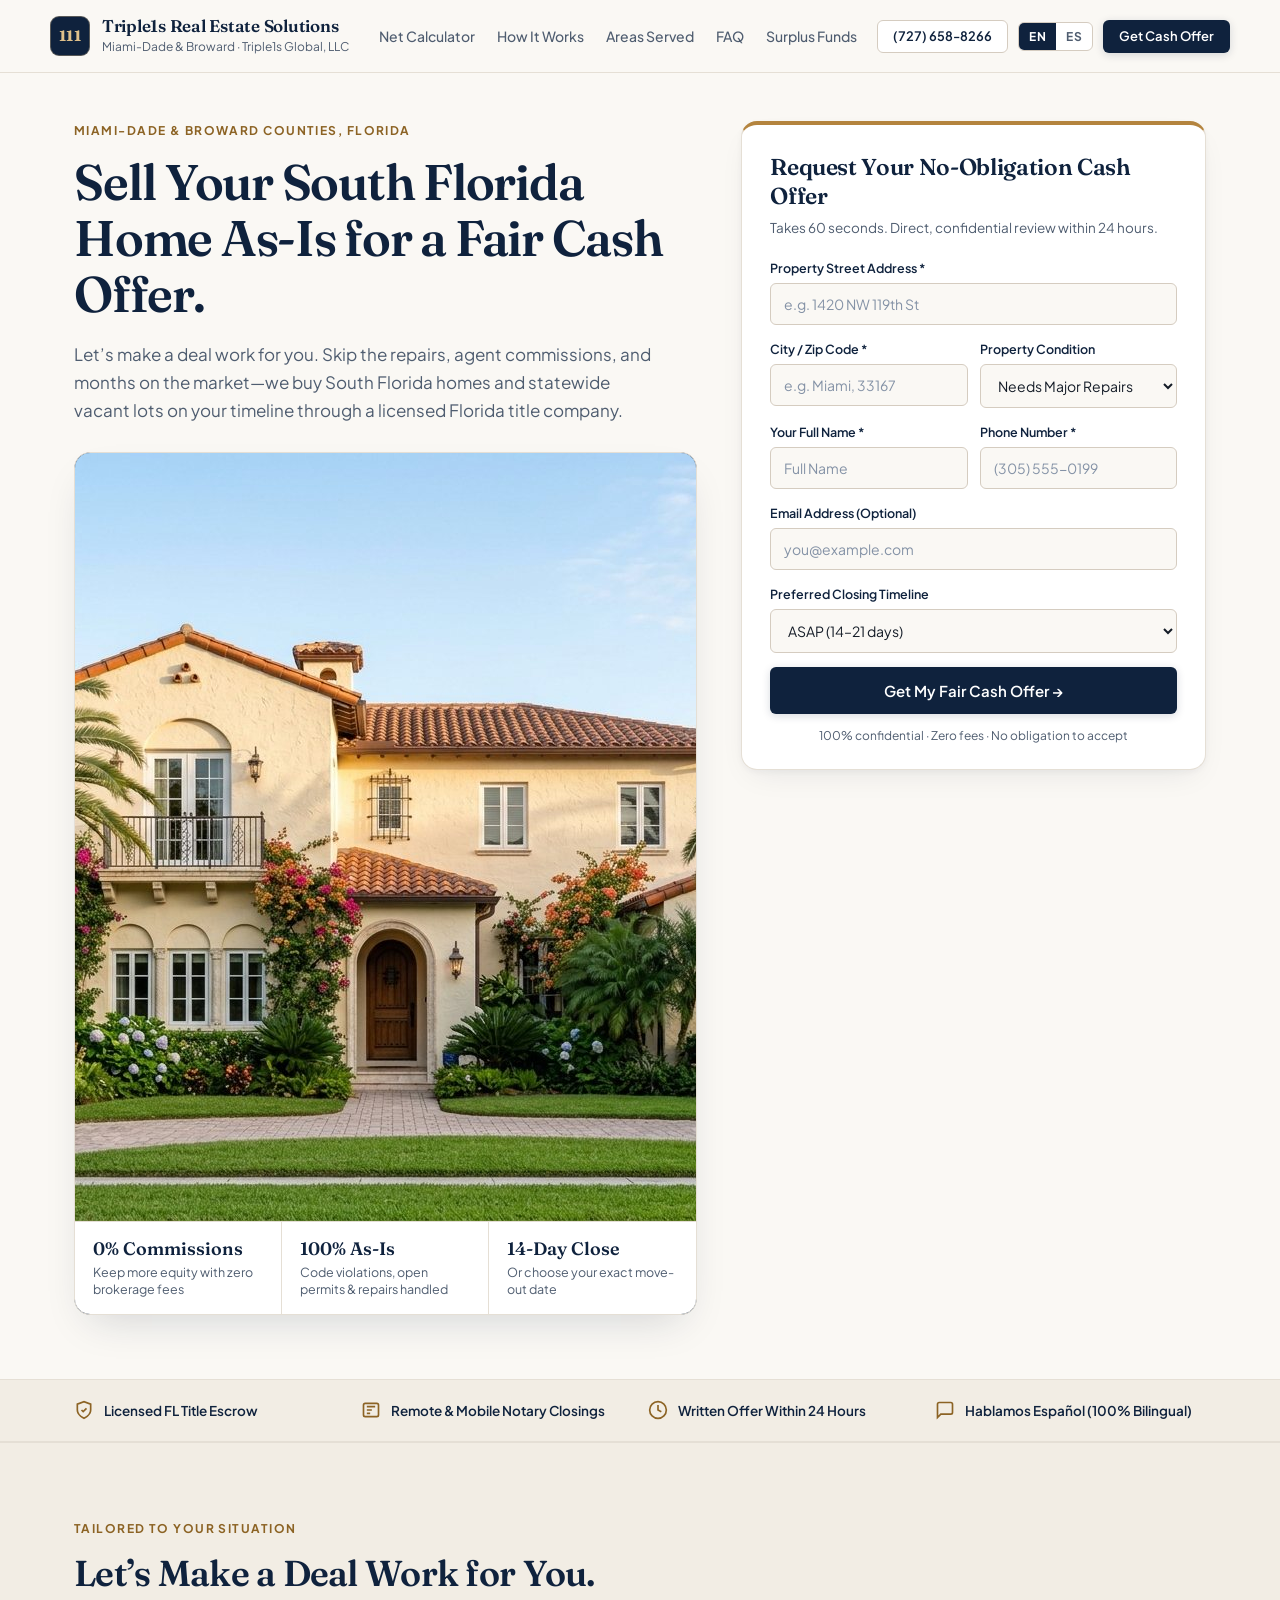
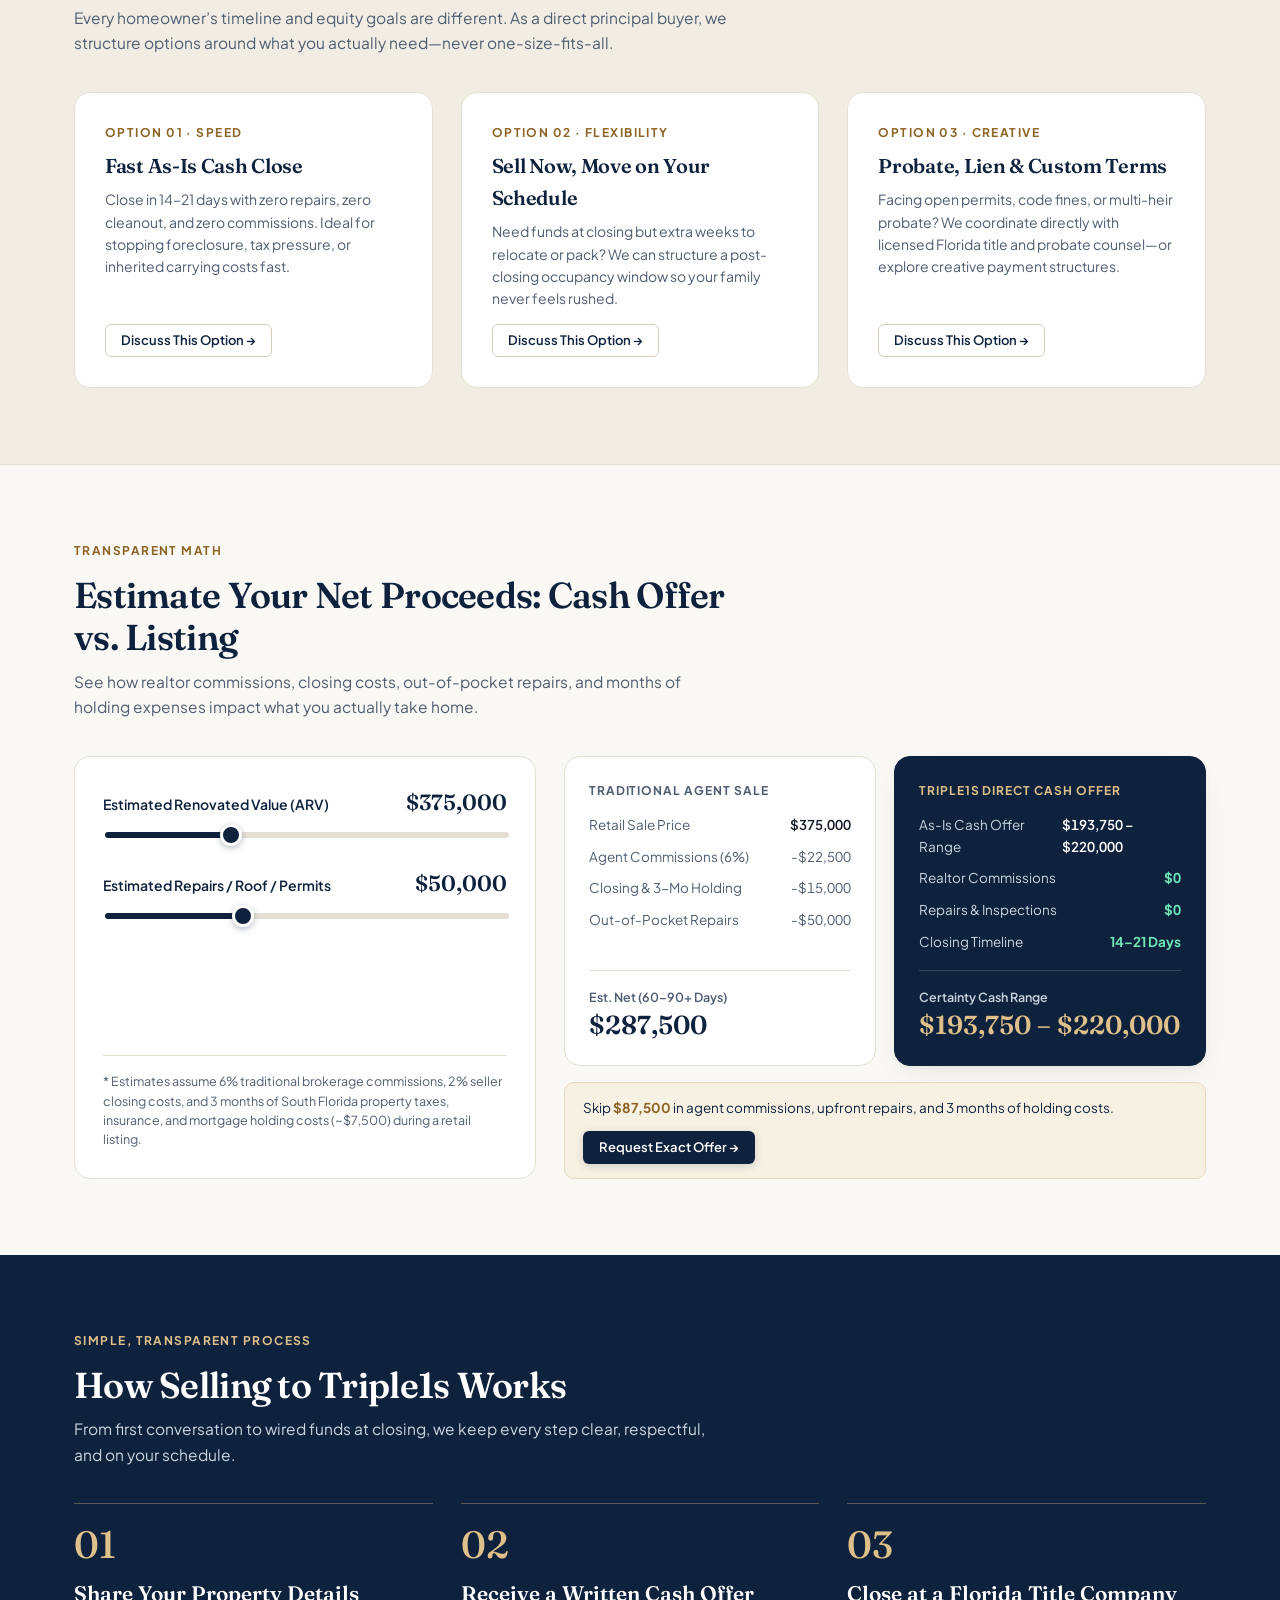
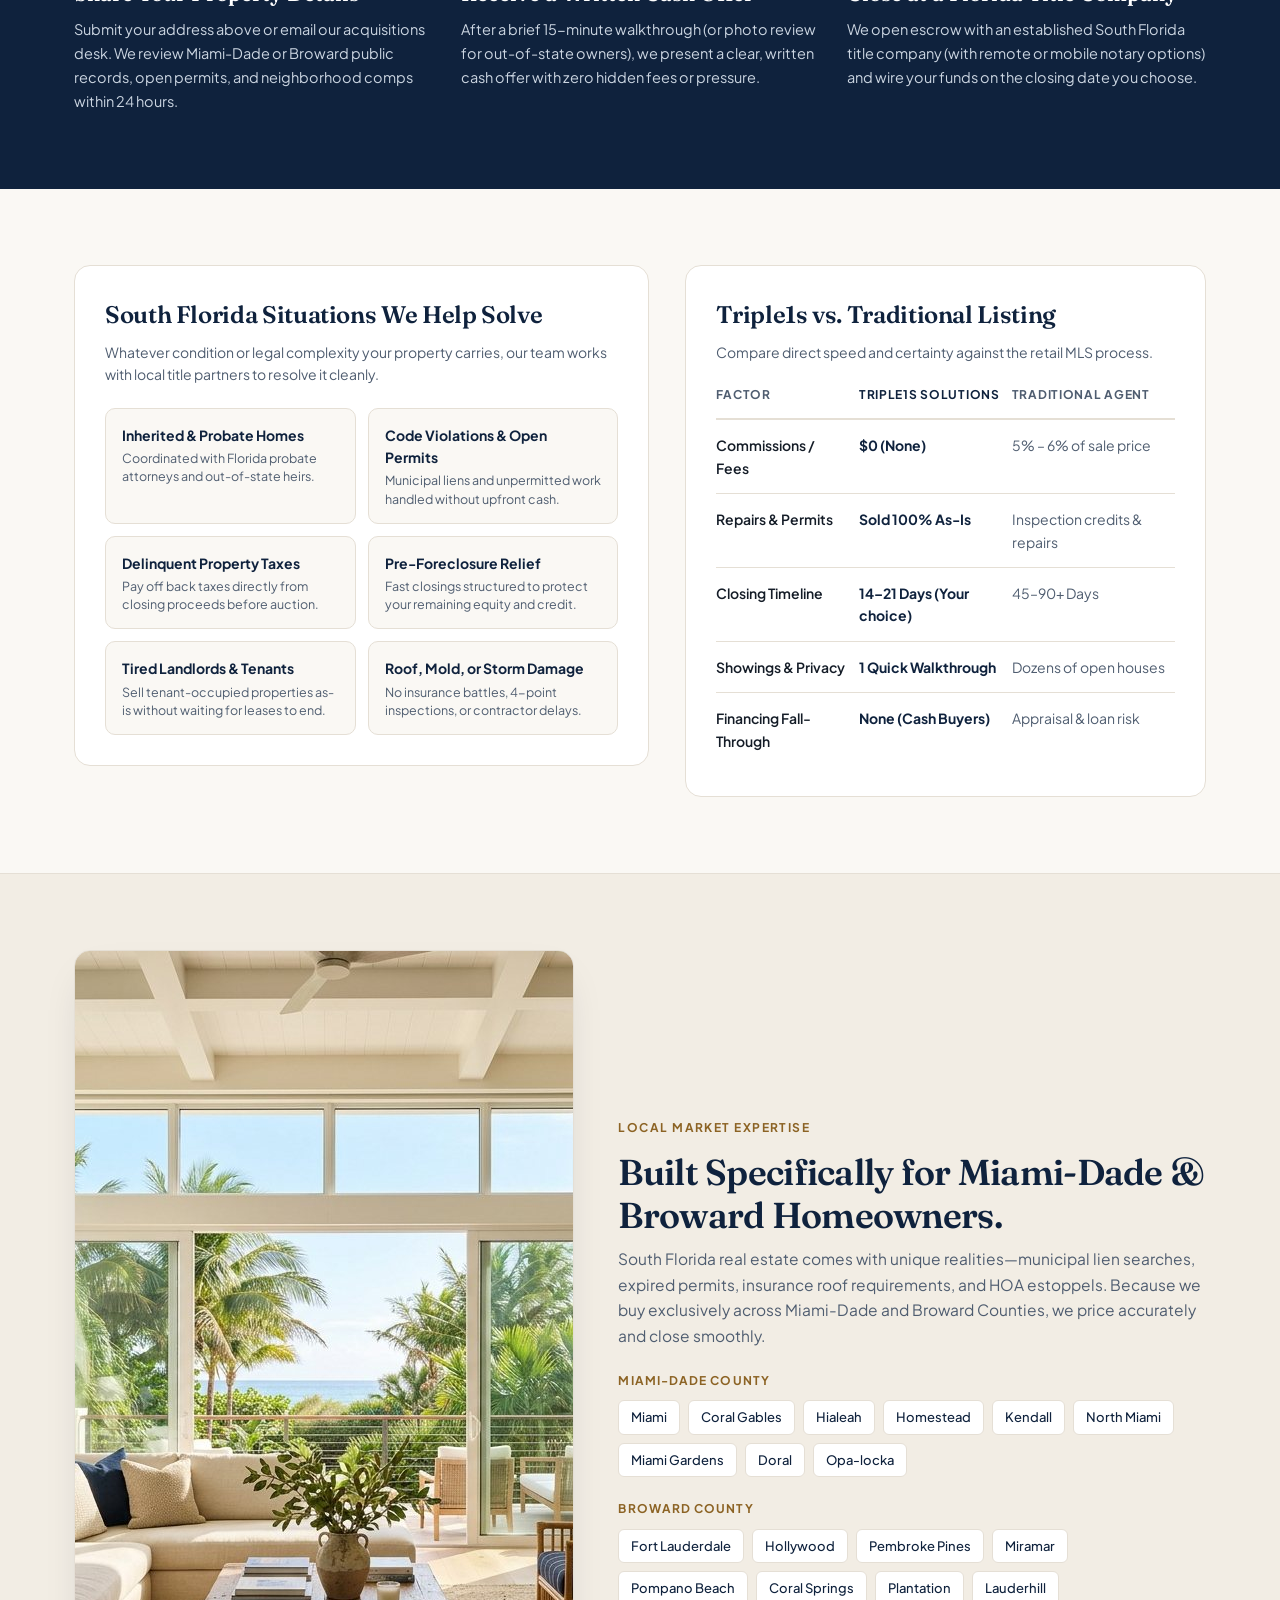
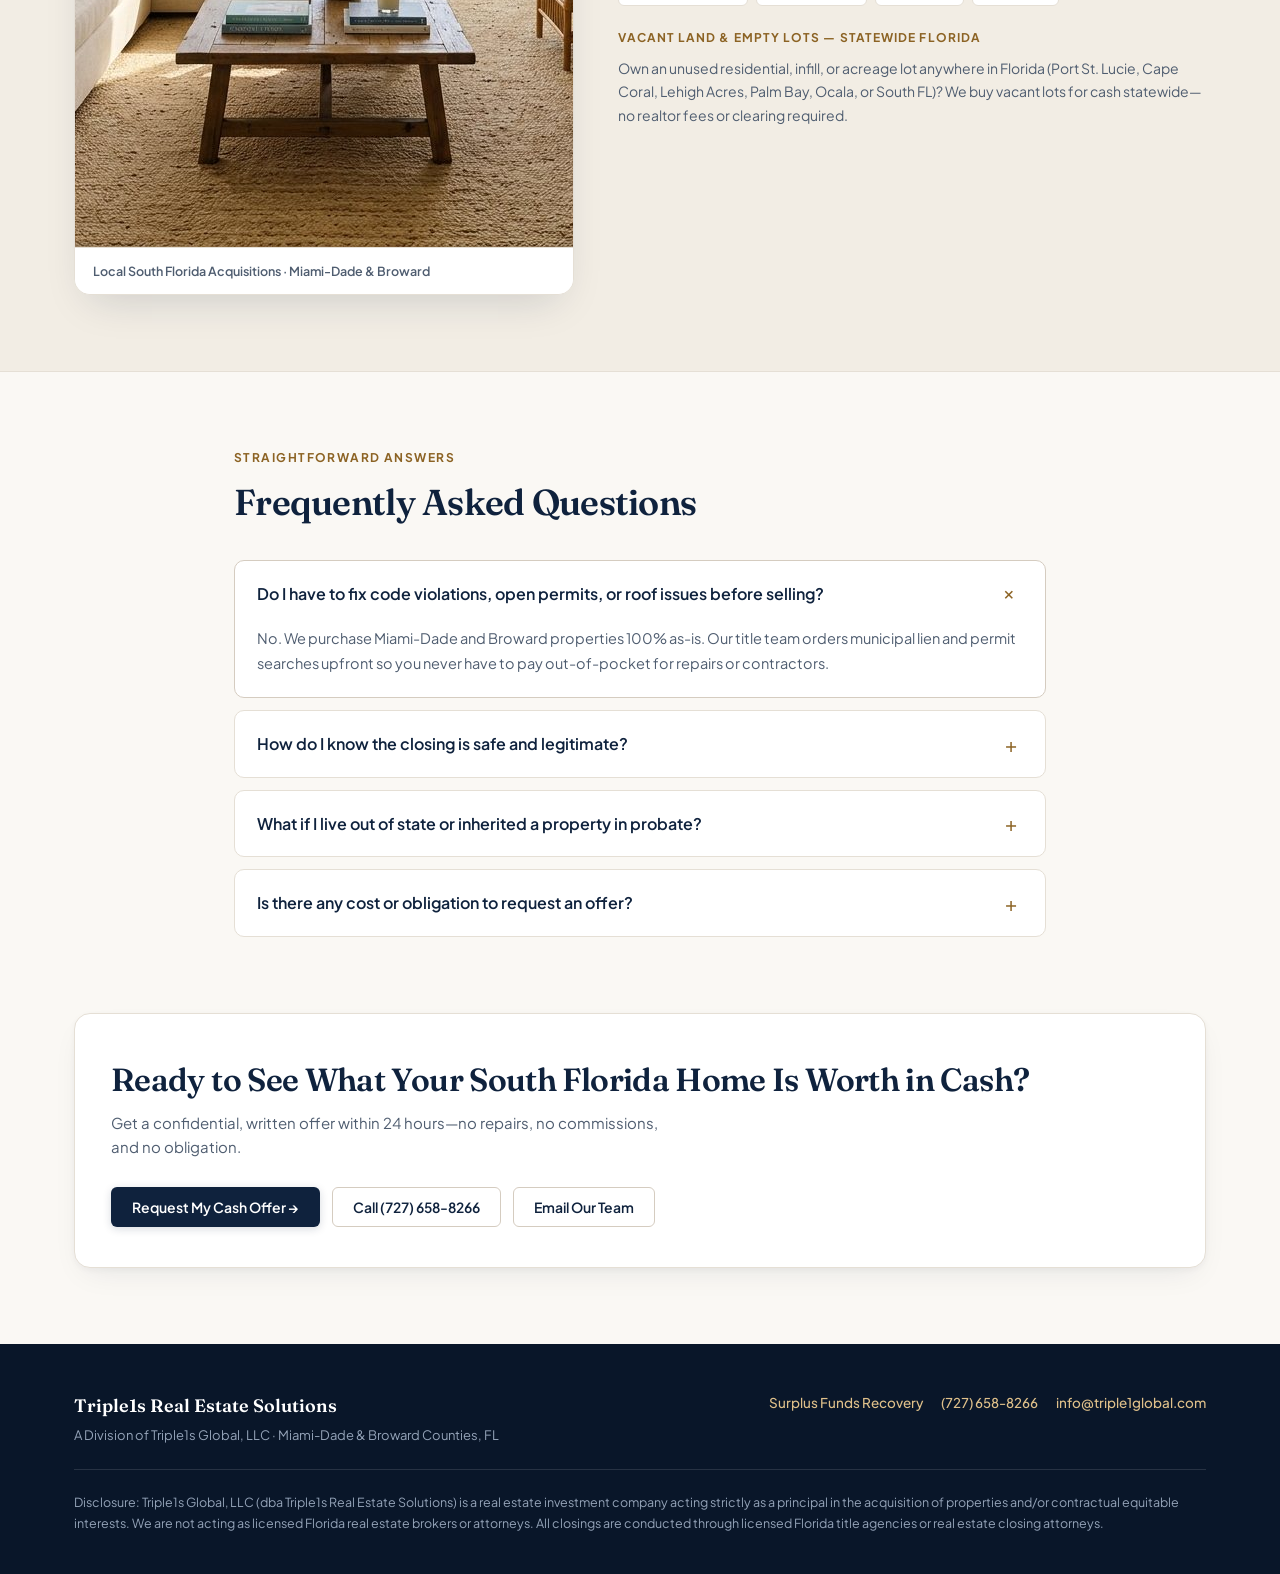
<file: index.html>
<!DOCTYPE html>
<html lang="en">
<head>
  <meta charset="UTF-8" />
  <meta name="viewport" content="width=device-width, initial-scale=1.0" />
  <title>Triple1s Real Estate Solutions | Miami-Dade &amp; Broward Cash Home Buyers</title>
  <meta name="description" content="Sell your Miami-Dade or Broward County house fast, as-is, for a fair cash offer with 0% commissions. Licensed Florida title company closings in as little as 14 days." />
  <meta property="og:title" content="Triple1s Real Estate Solutions | South Florida Cash Home Buyers" />
  <meta property="og:description" content="No repairs, no realtor commissions, no open houses. Request a direct, confidential cash offer for your Miami-Dade or Broward property." />
  <meta property="og:type" content="website" />
  <meta property="og:url" content="https://triple1globalsolutions.com/" />
  <meta property="og:image" content="https://triple1globalsolutions.com/assets/miami-home-hero.jpg" />
  <link rel="canonical" href="https://triple1globalsolutions.com/" />
  <link rel="icon" type="image/svg+xml" href="data:image/svg+xml,%3Csvg xmlns='http://www.w3.org/2000/svg' viewBox='0 0 64 64'%3E%3Crect width='64' height='64' rx='14' fill='%230F223D'/%3E%3Crect x='3' y='3' width='58' height='58' rx='11' fill='none' stroke='%23DFC08A' stroke-width='2' stroke-opacity='0.45'/%3E%3Ctext x='32' y='41' text-anchor='middle' font-family='Georgia,serif' font-weight='700' font-size='25' fill='%23DFC08A'%3E111%3C/text%3E%3C/svg%3E" />
  <link rel="preconnect" href="https://fonts.googleapis.com" />
  <link rel="preconnect" href="https://fonts.gstatic.com" crossorigin />
  <link href="https://fonts.googleapis.com/css2?family=Fraunces:opsz,wght@9..144,500;9..144,600;9..144,700&family=Plus+Jakarta+Sans:wght@400;500;600;700&display=swap" rel="stylesheet" />
  <link rel="stylesheet" href="./styles.css" />
  <script type="application/ld+json">
  {
    "@context": "https://schema.org",
    "@graph": [
      {
        "@type": "Organization",
        "name": "Triple1s Real Estate Solutions",
        "legalName": "Triple1s Global, LLC",
        "url": "https://triple1globalsolutions.com/",
        "telephone": "+1-727-658-8266",
        "email": "info@triple1global.com",
        "description": "Direct, as-is cash home buyer serving Miami-Dade and Broward Counties, statewide Florida vacant land buyer, and South Florida surplus recovery desk. Licensed Florida title company closings.",
        "areaServed": [
          { "@type": "AdministrativeArea", "name": "Miami-Dade County, FL" },
          { "@type": "AdministrativeArea", "name": "Broward County, FL" },
          { "@type": "State", "name": "Florida" }
        ],
        "knowsLanguage": ["en", "es"]
      },
      {
        "@type": "Service",
        "name": "Direct As-Is Cash Home Offers & Flexible Real Estate Solutions",
        "provider": { "@type": "Organization", "name": "Triple1s Real Estate Solutions" },
        "areaServed": ["Miami-Dade County, FL", "Broward County, FL", "Florida"],
        "serviceType": ["As-Is Cash Home Buying", "Vacant Land Acquisition", "Probate & Code Violation Property Solutions", "Post-Closing Occupancy Sales"]
      },
      {
        "@type": "FAQPage",
        "mainEntity": [
          {
            "@type": "Question",
            "name": "Do I have to fix code violations, open permits, or roof issues before selling?",
            "acceptedAnswer": { "@type": "Answer", "text": "No. Triple1s Real Estate Solutions purchases Miami-Dade and Broward properties 100% as-is and handles municipal lien and permit searches upfront." }
          },
          {
            "@type": "Question",
            "name": "How do I know the closing is safe and legitimate?",
            "acceptedAnswer": { "@type": "Answer", "text": "Every closing is conducted through a licensed Florida title company or real estate closing attorney with verified escrow funds wired directly to the seller." }
          },
          {
            "@type": "Question",
            "name": "What if I live out of state or inherited a property in probate?",
            "acceptedAnswer": { "@type": "Answer", "text": "We work regularly with out-of-state owners and heirs, coordinating remote online notarization (RON) or mobile notaries alongside Florida probate attorneys." }
          },
          {
            "@type": "Question",
            "name": "Is there any cost or obligation to request an offer?",
            "acceptedAnswer": { "@type": "Answer", "text": "Zero cost and zero obligation. You review our written offer on your own schedule." }
          }
        ]
      }
    ]
  }
  </script>
</head>
<body>

  <!-- Header -->
  <header class="site-header">
    <div class="container header-inner">
      <a href="#top" class="brand" aria-label="Triple1s Real Estate Solutions Home">
        <div class="brand-mark" aria-hidden="true">111</div>
        <div class="brand-text">
          <span class="brand-name">Triple1s Real Estate Solutions</span>
          <span class="brand-sub" data-i18n="brandSub">Miami-Dade &amp; Broward &middot; Triple1s Global, LLC</span>
        </div>
      </a>

      <div class="nav-wrap">
        <nav class="nav-links" aria-label="Primary Navigation">
          <a href="#calculator" data-i18n="navCalc">Net Calculator</a>
          <a href="#how-it-works" data-i18n="navSteps">How It Works</a>
          <a href="#areas" data-i18n="navAreas">Areas Served</a>
          <a href="#faq" data-i18n="navFaq">FAQ</a>
          <a href="./surplus/" data-i18n="navSurplus">Surplus Funds</a>
        </nav>

        <div class="nav-actions">
          <a href="tel:+17276588266" class="btn btn--outline btn--sm num">(727) 658-8266</a>
          <div class="lang-toggle" role="group" aria-label="Language Selector">
            <button id="lang-en" type="button" class="lang-btn is-active" onclick="setLang('en')">EN</button>
            <button id="lang-es" type="button" class="lang-btn" onclick="setLang('es')">ES</button>
          </div>
          <a href="#offer-form" class="btn btn--primary btn--sm header-cta" data-i18n="navCta">Get Cash Offer</a>
        </div>
      </div>
    </div>
  </header>

  <main id="top">
    <!-- Hero + Direct Cash Offer Intake -->
    <section class="hero">
      <div class="container hero-grid">
        <div>
          <p class="eyebrow" data-i18n="badge">Miami-Dade &amp; Broward Counties, Florida</p>
          <h1 class="hero-title" data-i18n="heroTitle">
            Sell Your South Florida Home As-Is for a Fair Cash Offer.
          </h1>
          <p class="hero-sub" data-i18n="heroSub">
            Let&rsquo;s make a deal work for you. Skip the repairs, agent commissions, and months on the market—we buy South Florida homes and statewide vacant lots on your timeline through a licensed Florida title company.
          </p>

          <figure class="hero-media" style="margin:0">
            <img
              src="./assets/miami-home-hero.jpg"
              alt="Sunlit South Florida Mediterranean single-family home with palm trees"
              width="1376"
              height="768"
              loading="eager"
            />
            <div class="hero-metrics">
              <div class="metric-cell">
                <div class="metric-val" data-i18n="pill1Title">0% Commissions</div>
                <div class="metric-desc" data-i18n="pill1Sub">Keep more equity with zero brokerage fees</div>
              </div>
              <div class="metric-cell">
                <div class="metric-val" data-i18n="pill2Title">100% As-Is</div>
                <div class="metric-desc" data-i18n="pill2Sub">Code violations, open permits &amp; repairs handled</div>
              </div>
              <div class="metric-cell">
                <div class="metric-val" data-i18n="pill3Title">14-Day Close</div>
                <div class="metric-desc" data-i18n="pill3Sub">Or choose your exact move-out date</div>
              </div>
            </div>
          </figure>
        </div>

        <!-- Offer Form Card -->
        <aside id="offer-form" class="offer-card" aria-labelledby="offer-form-heading">
          <h2 id="offer-form-heading" class="offer-card-title" data-i18n="formTitle">Request Your No-Obligation Cash Offer</h2>
          <p class="offer-card-sub" data-i18n="formSub">Takes 60 seconds. Direct, confidential review within 24 hours.</p>

          <form id="cash-offer-form" class="form-stack" onsubmit="submitOffer(event)">
            <div class="field">
              <label for="f-addr" data-i18n="lblAddr">Property Street Address *</label>
              <input id="f-addr" name="addr" required type="text" autocomplete="street-address" placeholder="e.g. 1420 NW 119th St" />
            </div>

            <div class="form-row-2">
              <div class="field">
                <label for="f-zip" data-i18n="lblZip">City / Zip Code *</label>
                <input id="f-zip" name="zip" required type="text" autocomplete="postal-code" placeholder="e.g. Miami, 33167" />
              </div>
              <div class="field">
                <label for="f-cond" data-i18n="lblCond">Property Condition</label>
                <select id="f-cond" name="condition">
                  <option value="Needs Major Repairs" data-i18n="optMajor">Needs Major Repairs</option>
                  <option value="Needs Cosmetic Updates" data-i18n="optCosmetic">Needs Cosmetic Updates</option>
                  <option value="Good Condition / Tenant Occupied" data-i18n="optGood">Good / Tenant Occupied</option>
                  <option value="Vacant Land / Empty Lot (Statewide FL)" data-i18n="optLot">Vacant Land / Empty Lot (Statewide FL)</option>
                </select>
              </div>
            </div>

            <div class="form-row-2">
              <div class="field">
                <label for="f-name" data-i18n="lblName">Your Full Name *</label>
                <input id="f-name" name="name" required type="text" autocomplete="name" placeholder="Full Name" />
              </div>
              <div class="field">
                <label for="f-phone" data-i18n="lblPhone">Phone Number *</label>
                <input id="f-phone" name="phone" required type="tel" autocomplete="tel" placeholder="(305) 555-0199" />
              </div>
            </div>

            <div class="field">
              <label for="f-email" data-i18n="lblEmail">Email Address (Optional)</label>
              <input id="f-email" name="email" type="email" autocomplete="email" placeholder="you@example.com" />
            </div>

            <div class="field">
              <label for="f-timeline" data-i18n="lblTimeline">Preferred Closing Timeline</label>
              <select id="f-timeline" name="timeline">
                <option value="ASAP (14-21 days)" data-i18n="optAsap">ASAP (14–21 days)</option>
                <option value="30-45 days" data-i18n="opt30">30–45 days</option>
                <option value="60+ days / Flexible" data-i18n="optFlex">Flexible / Just exploring</option>
              </select>
            </div>

            <input id="f-honey" type="text" name="_honey" style="display:none" tabindex="-1" autocomplete="off" aria-hidden="true" />

            <button id="submit-btn" type="submit" class="btn btn--primary btn--full" data-i18n="formBtn">
              Get My Fair Cash Offer &rarr;
            </button>
          </form>

          <p class="form-note" data-i18n="formPrivacy">100% confidential &middot; Zero fees &middot; No obligation to accept</p>

          <div id="form-result" class="form-result is-hidden" role="status" aria-live="polite"></div>
        </aside>
      </div>
    </section>

    <!-- Trust Credentials Strip -->
    <section class="trust-strip" aria-label="Core Guarantees">
      <div class="container trust-grid">
        <div class="trust-item">
          <svg class="trust-icon" viewBox="0 0 24 24" fill="none" stroke="currentColor" stroke-width="2" aria-hidden="true"><path d="M12 22s8-4 8-10V5l-8-3-8 3v7c0 6 8 10 8 10z"/><path d="m9 12 2 2 4-4"/></svg>
          <span data-i18n="trust1">Licensed FL Title Escrow</span>
        </div>
        <div class="trust-item">
          <svg class="trust-icon" viewBox="0 0 24 24" fill="none" stroke="currentColor" stroke-width="2" aria-hidden="true"><rect x="3" y="4" width="18" height="16" rx="2"/><path d="M7 8h10M7 12h6M7 16h4"/></svg>
          <span data-i18n="trust2">Remote &amp; Mobile Notary Closings</span>
        </div>
        <div class="trust-item">
          <svg class="trust-icon" viewBox="0 0 24 24" fill="none" stroke="currentColor" stroke-width="2" aria-hidden="true"><circle cx="12" cy="12" r="10"/><path d="M12 6v6l4 2"/></svg>
          <span data-i18n="trust4">Written Offer Within 24 Hours</span>
        </div>
        <div class="trust-item">
          <svg class="trust-icon" viewBox="0 0 24 24" fill="none" stroke="currentColor" stroke-width="2" aria-hidden="true"><path d="M21 15a2 2 0 0 1-2 2H7l-4 4V5a2 2 0 0 1 2-2h14a2 2 0 0 1 2 2z"/></svg>
          <span data-i18n="trust3">Hablamos Espa&ntilde;ol (100% Bilingual)</span>
        </div>
      </div>
    </section>

    <!-- Flexible Deal Solutions: Let's Make a Deal Work for You -->
    <section id="flexible-solutions" class="section section--sand">
      <div class="container">
        <div class="section-header">
          <p class="eyebrow" data-i18n="flexEyebrow">Tailored To Your Situation</p>
          <h2 class="section-title" data-i18n="flexHeading">Let&rsquo;s Make a Deal Work for You.</h2>
          <p class="section-sub" data-i18n="flexSub">Every homeowner&rsquo;s timeline and equity goals are different. As a direct principal buyer, we structure options around what you actually need—never one-size-fits-all.</p>
        </div>

        <div class="steps-grid">
          <div class="panel-card" style="display:flex;flex-direction:column;justify-content:space-between;gap:14px;">
            <div>
              <p class="eyebrow" style="margin-bottom:8px;" data-i18n="flex1Tag">Option 01 &middot; Speed</p>
              <h3 class="panel-title" style="font-size:20px;" data-i18n="flex1Title">Fast As-Is Cash Close</h3>
              <p class="panel-sub" style="margin-bottom:0;" data-i18n="flex1Body">Close in 14–21 days with zero repairs, zero cleanout, and zero commissions. Ideal for stopping foreclosure, tax pressure, or inherited carrying costs fast.</p>
            </div>
            <a href="#offer-form" class="btn btn--outline btn--sm" style="align-self:flex-start;" data-i18n="flexCta">Discuss This Option &rarr;</a>
          </div>

          <div class="panel-card" style="display:flex;flex-direction:column;justify-content:space-between;gap:14px;">
            <div>
              <p class="eyebrow" style="margin-bottom:8px;" data-i18n="flex2Tag">Option 02 &middot; Flexibility</p>
              <h3 class="panel-title" style="font-size:20px;" data-i18n="flex2Title">Sell Now, Move on Your Schedule</h3>
              <p class="panel-sub" style="margin-bottom:0;" data-i18n="flex2Body">Need funds at closing but extra weeks to relocate or pack? We can structure a post-closing occupancy window so your family never feels rushed.</p>
            </div>
            <a href="#offer-form" class="btn btn--outline btn--sm" style="align-self:flex-start;" data-i18n="flexCta">Discuss This Option &rarr;</a>
          </div>

          <div class="panel-card" style="display:flex;flex-direction:column;justify-content:space-between;gap:14px;">
            <div>
              <p class="eyebrow" style="margin-bottom:8px;" data-i18n="flex3Tag">Option 03 &middot; Creative</p>
              <h3 class="panel-title" style="font-size:20px;" data-i18n="flex3Title">Probate, Lien &amp; Custom Terms</h3>
              <p class="panel-sub" style="margin-bottom:0;" data-i18n="flex3Body">Facing open permits, code fines, or multi-heir probate? We coordinate directly with licensed Florida title and probate counsel—or explore creative payment structures.</p>
            </div>
            <a href="#offer-form" class="btn btn--outline btn--sm" style="align-self:flex-start;" data-i18n="flexCta">Discuss This Option &rarr;</a>
          </div>
        </div>
      </div>
    </section>

    <!-- Interactive Net Proceeds Calculator -->
    <section id="calculator" class="section">
      <div class="container">
        <div class="section-header">
          <p class="eyebrow" data-i18n="calcEyebrow">Transparent Math</p>
          <h2 class="section-title" data-i18n="calcHeading">Estimate Your Net Proceeds: Cash Offer vs. Listing</h2>
          <p class="section-sub" data-i18n="calcSub">See how realtor commissions, closing costs, out-of-pocket repairs, and months of holding expenses impact what you actually take home.</p>
        </div>

        <div class="calc-grid">
          <div class="calc-controls">
            <div style="display:flex;flex-direction:column;gap:26px;">
              <div class="slider-group">
                <div class="slider-header">
                  <label for="c-arv" data-i18n="calcValLbl">Estimated Renovated Value (ARV)</label>
                  <span id="c-arv-out" class="slider-value num">$375,000</span>
                </div>
                <input id="c-arv" class="range-input" type="range" min="150000" max="900000" step="5000" value="375000" oninput="updateCalculator()" />
              </div>

              <div class="slider-group">
                <div class="slider-header">
                  <label for="c-repairs" data-i18n="calcRepLbl">Estimated Repairs / Roof / Permits</label>
                  <span id="c-repairs-out" class="slider-value num">$50,000</span>
                </div>
                <input id="c-repairs" class="range-input" type="range" min="0" max="150000" step="2500" value="50000" oninput="updateCalculator()" />
              </div>
            </div>

            <p class="calc-footnote" data-i18n="calcNote">
              * Estimates assume 6% traditional brokerage commissions, 2% seller closing costs, and 3 months of South Florida property taxes, insurance, and mortgage holding costs (~$7,500) during a retail listing.
            </p>
          </div>

          <div class="calc-results-wrap">
            <div class="calc-cards">
              <div class="calc-card">
                <div>
                  <div class="calc-card-kicker" data-i18n="calcTradTitle">Traditional Agent Sale</div>
                  <div class="calc-rows">
                    <div class="calc-row">
                      <span data-i18n="calcSalePrice">Retail Sale Price</span>
                      <strong id="ct-price" class="num"></strong>
                    </div>
                    <div class="calc-row">
                      <span data-i18n="calcComm">Agent Commissions (6%)</span>
                      <span id="ct-comm" class="num"></span>
                    </div>
                    <div class="calc-row">
                      <span data-i18n="calcClose">Closing &amp; 3-Mo Holding</span>
                      <span id="ct-close" class="num"></span>
                    </div>
                    <div class="calc-row">
                      <span data-i18n="calcRepairs">Out-of-Pocket Repairs</span>
                      <span id="ct-rep" class="num"></span>
                    </div>
                  </div>
                </div>
                <div class="calc-total">
                  <span class="calc-total-label" data-i18n="calcEstNet">Est. Net (60–90+ Days)</span>
                  <span id="ct-net" class="calc-total-value num"></span>
                </div>
              </div>

              <div class="calc-card calc-card--featured">
                <div>
                  <div class="calc-card-kicker" data-i18n="calcT1Title">Triple1s Direct Cash Offer</div>
                  <div class="calc-rows">
                    <div class="calc-row">
                      <span data-i18n="calcAsIs">As-Is Cash Offer Range</span>
                      <strong id="c1-range" class="num"></strong>
                    </div>
                    <div class="calc-row">
                      <span data-i18n="calcComm0">Realtor Commissions</span>
                      <span class="is-good num">$0</span>
                    </div>
                    <div class="calc-row">
                      <span data-i18n="calcRep0">Repairs &amp; Inspections</span>
                      <span class="is-good num">$0</span>
                    </div>
                    <div class="calc-row">
                      <span data-i18n="calcHold0">Closing Timeline</span>
                      <span class="is-good" data-i18n="calc14d">14–21 Days</span>
                    </div>
                  </div>
                </div>
                <div class="calc-total">
                  <span class="calc-total-label" data-i18n="calcFastNet">Certainty Cash Range</span>
                  <span id="c1-net" class="calc-total-value num"></span>
                </div>
              </div>
            </div>

            <div class="calc-summary-bar">
              <span id="calc-avoid-text"></span>
              <a href="#offer-form" class="btn btn--primary btn--sm" data-i18n="calcCta">Request Exact Offer &rarr;</a>
            </div>
          </div>
        </div>
      </div>
    </section>

    <!-- 3-Step Process (Deep Coastal Navy Band) -->
    <section id="how-it-works" class="section section--navy">
      <div class="container">
        <div class="section-header">
          <p class="eyebrow" data-i18n="stepsEyebrow">Simple, Transparent Process</p>
          <h2 class="section-title" data-i18n="stepsHeading">How Selling to Triple1s Works</h2>
          <p class="section-sub" data-i18n="stepsSub">From first conversation to wired funds at closing, we keep every step clear, respectful, and on your schedule.</p>
        </div>

        <div class="steps-grid">
          <div class="step-card">
            <div class="step-num num">01</div>
            <h3 class="step-title" data-i18n="s1Title">Share Your Property Details</h3>
            <p class="step-body" data-i18n="s1Body">Submit your address above or email our acquisitions desk. We review Miami-Dade or Broward public records, open permits, and neighborhood comps within 24 hours.</p>
          </div>
          <div class="step-card">
            <div class="step-num num">02</div>
            <h3 class="step-title" data-i18n="s2Title">Receive a Written Cash Offer</h3>
            <p class="step-body" data-i18n="s2Body">After a brief 15-minute walkthrough (or photo review for out-of-state owners), we present a clear, written cash offer with zero hidden fees or pressure.</p>
          </div>
          <div class="step-card">
            <div class="step-num num">03</div>
            <h3 class="step-title" data-i18n="s3Title">Close at a Florida Title Company</h3>
            <p class="step-body" data-i18n="s3Body">We open escrow with an established South Florida title company (with remote or mobile notary options) and wire your funds on the closing date you choose.</p>
          </div>
        </div>
      </div>
    </section>

    <!-- Situations We Solve + Side-by-Side Comparison -->
    <section class="section">
      <div class="container split-grid">
        <div class="panel-card">
          <h2 class="panel-title" data-i18n="sitTitle">South Florida Situations We Help Solve</h2>
          <p class="panel-sub" data-i18n="sitSub">Whatever condition or legal complexity your property carries, our team works with local title partners to resolve it cleanly.</p>
          <ul class="situations-grid">
            <li class="situation-item">
              <strong data-i18n="sit1">Inherited &amp; Probate Homes</strong>
              <span data-i18n="sit1Desc">Coordinated with Florida probate attorneys and out-of-state heirs.</span>
            </li>
            <li class="situation-item">
              <strong data-i18n="sit2">Code Violations &amp; Open Permits</strong>
              <span data-i18n="sit2Desc">Municipal liens and unpermitted work handled without upfront cash.</span>
            </li>
            <li class="situation-item">
              <strong data-i18n="sit3">Delinquent Property Taxes</strong>
              <span data-i18n="sit3Desc">Pay off back taxes directly from closing proceeds before auction.</span>
            </li>
            <li class="situation-item">
              <strong data-i18n="sit4">Pre-Foreclosure Relief</strong>
              <span data-i18n="sit4Desc">Fast closings structured to protect your remaining equity and credit.</span>
            </li>
            <li class="situation-item">
              <strong data-i18n="sit5">Tired Landlords &amp; Tenants</strong>
              <span data-i18n="sit5Desc">Sell tenant-occupied properties as-is without waiting for leases to end.</span>
            </li>
            <li class="situation-item">
              <strong data-i18n="sit6">Roof, Mold, or Storm Damage</strong>
              <span data-i18n="sit6Desc">No insurance battles, 4-point inspections, or contractor delays.</span>
            </li>
          </ul>
        </div>

        <div class="panel-card">
          <h2 class="panel-title" data-i18n="compTitle">Triple1s vs. Traditional Listing</h2>
          <p class="panel-sub" data-i18n="compSub">Compare direct speed and certainty against the retail MLS process.</p>
          <table class="compare-table">
            <thead>
              <tr>
                <th data-i18n="thFactor">Factor</th>
                <th class="col-t1" data-i18n="thT1">Triple1s Solutions</th>
                <th data-i18n="thTrad">Traditional Agent</th>
              </tr>
            </thead>
            <tbody>
              <tr>
                <td class="factor-cell" data-i18n="r1Col1">Commissions / Fees</td>
                <td class="t1-cell" data-i18n="r1Col2">$0 (None)</td>
                <td class="trad-cell" data-i18n="r1Col3">5% – 6% of sale price</td>
              </tr>
              <tr>
                <td class="factor-cell" data-i18n="r2Col1">Repairs &amp; Permits</td>
                <td class="t1-cell" data-i18n="r2Col2">Sold 100% As-Is</td>
                <td class="trad-cell" data-i18n="r2Col3">Inspection credits &amp; repairs</td>
              </tr>
              <tr>
                <td class="factor-cell" data-i18n="r3Col1">Closing Timeline</td>
                <td class="t1-cell" data-i18n="r3Col2">14–21 Days (Your choice)</td>
                <td class="trad-cell" data-i18n="r3Col3">45–90+ Days</td>
              </tr>
              <tr>
                <td class="factor-cell" data-i18n="r4Col1">Showings &amp; Privacy</td>
                <td class="t1-cell" data-i18n="r4Col2">1 Quick Walkthrough</td>
                <td class="trad-cell" data-i18n="r4Col3">Dozens of open houses</td>
              </tr>
              <tr>
                <td class="factor-cell" data-i18n="r5Col1">Financing Fall-Through</td>
                <td class="t1-cell" data-i18n="r5Col2">None (Cash Buyers)</td>
                <td class="trad-cell" data-i18n="r5Col3">Appraisal &amp; loan risk</td>
              </tr>
            </tbody>
          </table>
        </div>
      </div>
    </section>

    <!-- Local South Florida Presence & Service Areas -->
    <section id="areas" class="section section--sand">
      <div class="container areas-grid">
        <figure class="area-photo" style="margin:0">
          <img
            src="./assets/south-florida-interior.jpg"
            alt="Bright sunlit South Florida coastal home living room overlooking palm trees"
            width="1200"
            height="896"
            loading="lazy"
          />
          <figcaption class="area-caption" data-i18n="areaCaption">Local South Florida Acquisitions &middot; Miami-Dade &amp; Broward</figcaption>
        </figure>

        <div>
          <p class="eyebrow" data-i18n="areasEyebrow">Local Market Expertise</p>
          <h2 class="section-title" data-i18n="areasTitle">Built Specifically for Miami-Dade &amp; Broward Homeowners.</h2>
          <p class="section-sub" data-i18n="areasSub">
            South Florida real estate comes with unique realities—municipal lien searches, expired permits, insurance roof requirements, and HOA estoppels. Because we buy exclusively across Miami-Dade and Broward Counties, we price accurately and close smoothly.
          </p>

          <div class="county-block">
            <h3 class="county-label" data-i18n="miamiLabel">Miami-Dade County</h3>
            <div class="city-list">
              <span class="city-tag">Miami</span>
              <span class="city-tag">Coral Gables</span>
              <span class="city-tag">Hialeah</span>
              <span class="city-tag">Homestead</span>
              <span class="city-tag">Kendall</span>
              <span class="city-tag">North Miami</span>
              <span class="city-tag">Miami Gardens</span>
              <span class="city-tag">Doral</span>
              <span class="city-tag">Opa-locka</span>
            </div>
          </div>

          <div class="county-block">
            <h3 class="county-label" data-i18n="browardLabel">Broward County</h3>
            <div class="city-list">
              <span class="city-tag">Fort Lauderdale</span>
              <span class="city-tag">Hollywood</span>
              <span class="city-tag">Pembroke Pines</span>
              <span class="city-tag">Miramar</span>
              <span class="city-tag">Pompano Beach</span>
              <span class="city-tag">Coral Springs</span>
              <span class="city-tag">Plantation</span>
              <span class="city-tag">Lauderhill</span>
            </div>
          </div>

          <div class="county-block">
            <h3 class="county-label" data-i18n="landLabel">Vacant Land &amp; Empty Lots — Statewide Florida</h3>
            <p class="section-sub" style="font-size:14px;" data-i18n="landSub">
              Own an unused residential, infill, or acreage lot anywhere in Florida (Port St. Lucie, Cape Coral, Lehigh Acres, Palm Bay, Ocala, or South FL)? We buy vacant lots for cash statewide—no realtor fees or clearing required.
            </p>
          </div>
        </div>
      </div>
    </section>

    <!-- FAQ Accordion -->
    <section id="faq" class="section">
      <div class="container container--narrow">
        <div class="section-header">
          <p class="eyebrow" data-i18n="faqEyebrow">Straightforward Answers</p>
          <h2 class="section-title" data-i18n="faqHeading">Frequently Asked Questions</h2>
        </div>

        <div class="faq-list">
          <details class="faq-item" open>
            <summary>
              <span data-i18n="faq1Q">Do I have to fix code violations, open permits, or roof issues before selling?</span>
              <span class="faq-plus" aria-hidden="true">+</span>
            </summary>
            <p class="faq-answer" data-i18n="faq1A">No. We purchase Miami-Dade and Broward properties 100% as-is. Our title team orders municipal lien and permit searches upfront so you never have to pay out-of-pocket for repairs or contractors.</p>
          </details>

          <details class="faq-item">
            <summary>
              <span data-i18n="faq2Q">How do I know the closing is safe and legitimate?</span>
              <span class="faq-plus" aria-hidden="true">+</span>
            </summary>
            <p class="faq-answer" data-i18n="faq2A">Every closing is conducted through a licensed Florida title company or real estate closing attorney. Funds are verified in escrow and wired directly to your bank account at closing.</p>
          </details>

          <details class="faq-item">
            <summary>
              <span data-i18n="faq3Q">What if I live out of state or inherited a property in probate?</span>
              <span class="faq-plus" aria-hidden="true">+</span>
            </summary>
            <p class="faq-answer" data-i18n="faq3A">We regularly work with out-of-state owners and heirs. We coordinate remote online notarization (RON) or mobile notaries, and work alongside Florida probate attorneys whenever needed.</p>
          </details>

          <details class="faq-item">
            <summary>
              <span data-i18n="faq4Q">Is there any cost or obligation to request an offer?</span>
              <span class="faq-plus" aria-hidden="true">+</span>
            </summary>
            <p class="faq-answer" data-i18n="faq4A">Zero cost and zero obligation. You review our written offer on your own time and decide what makes the most sense for your family and timeline.</p>
          </details>
        </div>
      </div>
    </section>

    <!-- Bottom CTA Banner -->
    <section class="cta-band">
      <div class="container">
        <div class="cta-box">
          <div>
            <h2 data-i18n="ctaTitle">Ready to See What Your South Florida Home Is Worth in Cash?</h2>
            <p data-i18n="ctaSub">Get a confidential, written offer within 24 hours—no repairs, no commissions, and no obligation.</p>
          </div>
          <div class="cta-actions">
            <a href="#offer-form" class="btn btn--primary" data-i18n="ctaBtn">Request My Cash Offer &rarr;</a>
            <a href="tel:+17276588266" class="btn btn--outline num">Call (727) 658-8266</a>
            <a href="mailto:info@triple1global.com?subject=Cash%20Offer%20Inquiry" class="btn btn--outline" data-i18n="ctaEmail">Email Our Team</a>
          </div>
        </div>
      </div>
    </section>
  </main>

  <!-- Footer -->
  <footer class="site-footer">
    <div class="container">
      <div class="footer-top">
        <div>
          <div class="footer-brand">Triple1s Real Estate Solutions</div>
          <div class="footer-sub" data-i18n="footerDiv">A Division of Triple1s Global, LLC &middot; Miami-Dade &amp; Broward Counties, FL</div>
        </div>
        <div class="footer-links">
          <a href="./surplus/" data-i18n="footerSurplus">Surplus Funds Recovery</a>
          <a href="tel:+17276588266" class="num">(727) 658-8266</a>
          <a href="mailto:info@triple1global.com">info@triple1global.com</a>
        </div>
      </div>
      <p class="footer-disclosure" data-i18n="disclosure">
        Disclosure: Triple1s Global, LLC (dba Triple1s Real Estate Solutions) is a real estate investment company acting strictly as a principal in the acquisition of properties and/or contractual equitable interests. We are not acting as licensed Florida real estate brokers or attorneys. All closings are conducted through licensed Florida title agencies or real estate closing attorneys.
      </p>
    </div>
  </footer>

  <script>
    // Live static-hosting email backend via Web3Forms (public access key alias for info@triple1global.com)
    const WEB3FORMS_ACCESS_KEY = '5b92cf90-9b7e-44e0-bfd4-05929513a20d';
    const FORMSUBMIT_ENDPOINT = '';
    const FORMSUBMIT_CC = '';

    let currentLang = 'en';
    let lastLeadSummary = '';

    function escHtml(v) {
      return String(v ?? '')
        .replace(/&/g, '&amp;')
        .replace(/</g, '&lt;')
        .replace(/>/g, '&gt;')
        .replace(/"/g, '&quot;')
        .replace(/'/g, '&#39;');
    }

    const I18N = {
      en: {
        brandSub: 'Miami-Dade & Broward · Triple1s Global, LLC',
        navCalc: 'Net Calculator',
        navSteps: 'How It Works',
        navAreas: 'Areas Served',
        navFaq: 'FAQ',
        navSurplus: 'Surplus Funds',
        footerSurplus: 'Surplus Funds Recovery',
        navCta: 'Get Cash Offer',
        badge: 'Miami-Dade & Broward Counties, Florida',
        heroTitle: 'Sell Your South Florida Home As-Is for a Fair Cash Offer.',
        heroSub: 'Let’s make a deal work for you. Skip the repairs, agent commissions, and months on the market—we buy South Florida homes and statewide vacant lots on your timeline through a licensed Florida title company.',
        pill1Title: '0% Commissions',
        pill1Sub: 'Keep more equity with zero brokerage fees',
        pill2Title: '100% As-Is',
        pill2Sub: 'Code violations, open permits & repairs handled',
        pill3Title: '14-Day Close',
        pill3Sub: 'Or choose your exact move-out date',
        formTitle: 'Request Your No-Obligation Cash Offer',
        formSub: 'Takes 60 seconds. Direct, confidential review within 24 hours.',
        lblAddr: 'Property Street Address *',
        lblZip: 'City / Zip Code *',
        lblCond: 'Property Condition',
        lblName: 'Your Full Name *',
        lblPhone: 'Phone Number *',
        lblEmail: 'Email Address (Optional)',
        lblTimeline: 'Preferred Closing Timeline',
        optMajor: 'Needs Major Repairs',
        optCosmetic: 'Needs Cosmetic Updates',
        optGood: 'Good / Tenant Occupied',
        optLot: 'Vacant Land / Empty Lot (Statewide FL)',
        optAsap: 'ASAP (14–21 days)',
        opt30: '30–45 days',
        optFlex: 'Flexible / Just exploring',
        phAddr: 'e.g. 1420 NW 119th St',
        phZip: 'e.g. Miami, 33167',
        phName: 'Full Name',
        phPhone: '(305) 555-0199',
        phEmail: 'you@example.com',
        formBtn: 'Get My Fair Cash Offer →',
        formPrivacy: '100% confidential · Zero fees · No obligation to accept',
        trust1: 'Licensed FL Title Escrow',
        trust2: 'Remote & Mobile Notary Closings',
        trust4: 'Written Offer Within 24 Hours',
        trust3: 'Hablamos Español (100% Bilingual)',
        calcEyebrow: 'Transparent Math',
        calcHeading: 'Estimate Your Net Proceeds: Cash Offer vs. Listing',
        calcSub: 'See how realtor commissions, closing costs, out-of-pocket repairs, and months of holding expenses impact what you actually take home.',
        calcValLbl: 'Estimated Renovated Value (ARV)',
        calcRepLbl: 'Estimated Repairs / Roof / Permits',
        calcNote: '* Estimates assume 6% traditional brokerage commissions, 2% seller closing costs, and 3 months of South Florida property taxes, insurance, and mortgage holding costs (~$7,500) during a retail listing.',
        calcTradTitle: 'Traditional Agent Sale',
        calcSalePrice: 'Retail Sale Price',
        calcComm: 'Agent Commissions (6%)',
        calcClose: 'Closing & 3-Mo Holding',
        calcRepairs: 'Out-of-Pocket Repairs',
        calcEstNet: 'Est. Net (60–90+ Days)',
        calcT1Title: 'Triple1s Direct Cash Offer',
        calcAsIs: 'As-Is Cash Offer Range',
        calcComm0: 'Realtor Commissions',
        calcRep0: 'Repairs & Inspections',
        calcHold0: 'Closing Timeline',
        calc14d: '14–21 Days',
        calcFastNet: 'Certainty Cash Range',
        calcCta: 'Request Exact Offer →',
        stepsEyebrow: 'Simple, Transparent Process',
        stepsHeading: 'How Selling to Triple1s Works',
        stepsSub: 'From first conversation to wired funds at closing, we keep every step clear, respectful, and on your schedule.',
        s1Title: 'Share Your Property Details',
        s1Body: 'Submit your address above or email our acquisitions desk. We review Miami-Dade or Broward public records, open permits, and neighborhood comps within 24 hours.',
        s2Title: 'Receive a Written Cash Offer',
        s2Body: 'After a brief 15-minute walkthrough (or photo review for out-of-state owners), we present a clear, written cash offer with zero hidden fees or pressure.',
        s3Title: 'Close at a Florida Title Company',
        s3Body: 'We open escrow with an established South Florida title company (with remote or mobile notary options) and wire your funds on the closing date you choose.',
        flexEyebrow: 'Tailored To Your Situation',
        flexHeading: 'Let’s Make a Deal Work for You.',
        flexSub: 'Every homeowner’s timeline and equity goals are different. As a direct principal buyer, we structure options around what you actually need—never one-size-fits-all.',
        flex1Tag: 'Option 01 · Speed',
        flex1Title: 'Fast As-Is Cash Close',
        flex1Body: 'Close in 14–21 days with zero repairs, zero cleanout, and zero commissions. Ideal for stopping foreclosure, tax pressure, or inherited carrying costs fast.',
        flex2Tag: 'Option 02 · Flexibility',
        flex2Title: 'Sell Now, Move on Your Schedule',
        flex2Body: 'Need funds at closing but extra weeks to relocate or pack? We can structure a post-closing occupancy window so your family never feels rushed.',
        flex3Tag: 'Option 03 · Creative',
        flex3Title: 'Probate, Lien & Custom Terms',
        flex3Body: 'Facing open permits, code fines, or multi-heir probate? We coordinate directly with licensed Florida title and probate counsel—or explore creative payment structures.',
        flexCta: 'Discuss This Option →',
        sitTitle: 'South Florida Situations We Help Solve',
        sitSub: 'Whatever condition or legal complexity your property carries, our team works with local title partners to resolve it cleanly.',
        sit1: 'Inherited & Probate Homes',
        sit1Desc: 'Coordinated with Florida probate attorneys and out-of-state heirs.',
        sit2: 'Code Violations & Open Permits',
        sit2Desc: 'Municipal liens and unpermitted work handled without upfront cash.',
        sit3: 'Delinquent Property Taxes',
        sit3Desc: 'Pay off back taxes directly from closing proceeds before auction.',
        sit4: 'Pre-Foreclosure Relief',
        sit4Desc: 'Fast closings structured to protect your remaining equity and credit.',
        sit5: 'Tired Landlords & Tenants',
        sit5Desc: 'Sell tenant-occupied properties as-is without waiting for leases to end.',
        sit6: 'Roof, Mold, or Storm Damage',
        sit6Desc: 'No insurance battles, 4-point inspections, or contractor delays.',
        compTitle: 'Triple1s vs. Traditional Listing',
        compSub: 'Compare direct speed and certainty against the retail MLS process.',
        thFactor: 'Factor',
        thT1: 'Triple1s Solutions',
        thTrad: 'Traditional Agent',
        r1Col1: 'Commissions / Fees',
        r1Col2: '$0 (None)',
        r1Col3: '5% – 6% of sale price',
        r2Col1: 'Repairs & Permits',
        r2Col2: 'Sold 100% As-Is',
        r2Col3: 'Inspection credits & repairs',
        r3Col1: 'Closing Timeline',
        r3Col2: '14–21 Days (Your choice)',
        r3Col3: '45–90+ Days',
        r4Col1: 'Showings & Privacy',
        r4Col2: '1 Quick Walkthrough',
        r4Col3: 'Dozens of open houses',
        r5Col1: 'Financing Fall-Through',
        r5Col2: 'None (Cash Buyers)',
        r5Col3: 'Appraisal & loan risk',
        areaCaption: 'Local South Florida Acquisitions · Miami-Dade & Broward',
        areasEyebrow: 'Local Market Expertise',
        areasTitle: 'Built Specifically for Miami-Dade & Broward Homeowners.',
        areasSub: 'South Florida real estate comes with unique realities—municipal lien searches, expired permits, insurance roof requirements, and HOA estoppels. Because we buy exclusively across Miami-Dade and Broward Counties, we price accurately and close smoothly.',
        miamiLabel: 'Miami-Dade County',
        browardLabel: 'Broward County',
        landLabel: 'Vacant Land & Empty Lots — Statewide Florida',
        landSub: 'Own an unused residential, infill, or acreage lot anywhere in Florida (Port St. Lucie, Cape Coral, Lehigh Acres, Palm Bay, Ocala, or South FL)? We buy vacant lots for cash statewide—no realtor fees or clearing required.',
        faqEyebrow: 'Straightforward Answers',
        faqHeading: 'Frequently Asked Questions',
        faq1Q: 'Do I have to fix code violations, open permits, or roof issues before selling?',
        faq1A: 'No. We purchase Miami-Dade and Broward properties 100% as-is. Our title team orders municipal lien and permit searches upfront so you never have to pay out-of-pocket for repairs or contractors.',
        faq2Q: 'How do I know the closing is safe and legitimate?',
        faq2A: 'Every closing is conducted through a licensed Florida title company or real estate closing attorney. Funds are verified in escrow and wired directly to your bank account at closing.',
        faq3Q: 'What if I live out of state or inherited a property in probate?',
        faq3A: 'We regularly work with out-of-state owners and heirs. We coordinate remote online notarization (RON) or mobile notaries, and work alongside Florida probate attorneys whenever needed.',
        faq4Q: 'Is there any cost or obligation to request an offer?',
        faq4A: 'Zero cost and zero obligation. You review our written offer on your own time and decide what makes the most sense for your family and timeline.',
        ctaTitle: 'Ready to See What Your South Florida Home Is Worth in Cash?',
        ctaSub: 'Get a confidential, written offer within 24 hours—no repairs, no commissions, and no obligation.',
        ctaBtn: 'Request My Cash Offer →',
        ctaEmail: 'Email Our Team',
        footerDiv: 'A Division of Triple1s Global, LLC · Miami-Dade & Broward Counties, FL',
        disclosure: 'Disclosure: Triple1s Global, LLC (dba Triple1s Real Estate Solutions) is a real estate investment company acting strictly as a principal in the acquisition of properties and/or contractual equitable interests. We are not acting as licensed Florida real estate brokers or attorneys. All closings are conducted through licensed Florida title agencies or real estate closing attorneys.'
      },
      es: {
        brandSub: 'Miami-Dade y Broward · Triple1s Global, LLC',
        navCalc: 'Calculadora',
        navSteps: 'Cómo Funciona',
        navAreas: 'Áreas',
        navFaq: 'Preguntas',
        navSurplus: 'Fondos Excedentes',
        footerSurplus: 'Recuperación de Excedentes',
        navCta: 'Oferta en Efectivo',
        badge: 'Condados de Miami-Dade y Broward, Florida',
        heroTitle: 'Venda Su Casa en el Sur de Florida Tal Como Está y en Efectivo.',
        heroSub: 'Hagamos que un trato funcione para usted. Evite reparaciones, comisiones y meses en el mercado—compramos casas en el Sur de Florida y lotes en todo Florida a su ritmo y con compañía de título licenciada.',
        pill1Title: '0% Comisiones',
        pill1Sub: 'Conserve más capital sin honorarios de agentes',
        pill2Title: '100% Tal Como Está',
        pill2Sub: 'Manejamos multas de código, permisos y reparaciones',
        pill3Title: 'Cierre en 14 Días',
        pill3Sub: 'O elija su fecha exacta de mudanza',
        formTitle: 'Solicite Su Oferta en Efectivo Sin Compromiso',
        formSub: 'Toma 60 segundos. Revisión directa y confidencial en 24 horas.',
        lblAddr: 'Dirección de la Propiedad *',
        lblZip: 'Ciudad / Código Postal *',
        lblCond: 'Estado de la Propiedad',
        lblName: 'Su Nombre Completo *',
        lblPhone: 'Número de Teléfono *',
        lblEmail: 'Correo Electrónico (Opcional)',
        lblTimeline: 'Plazo de Cierre Preferido',
        optMajor: 'Necesita Reparaciones Mayores',
        optCosmetic: 'Necesita Mejoras Cosméticas',
        optGood: 'Buen Estado / Con Inquilinos',
        optLot: 'Terreno Baldío / Lote Vacío (Todo Florida)',
        optAsap: 'Lo antes posible (14–21 días)',
        opt30: '30–45 días',
        optFlex: 'Flexible / Solo explorando',
        phAddr: 'ej. 1420 NW 119th St',
        phZip: 'ej. Miami, 33167',
        phName: 'Nombre Completo',
        phPhone: '(305) 555-0199',
        phEmail: 'usted@correo.com',
        formBtn: 'Obtener Mi Oferta en Efectivo →',
        formPrivacy: '100% confidencial · Sin cargos · Sin compromiso de aceptar',
        trust1: 'Compañía de Título Licenciada en FL',
        trust2: 'Cierres Remotos y Notario Móvil',
        trust4: 'Oferta Escrita en 24 Horas',
        trust3: 'Atención 100% en Español',
        calcEyebrow: 'Números Transparentes',
        calcHeading: 'Estime Su Ganancia Neta: Efectivo vs. Venta Tradicional',
        calcSub: 'Compare cómo las comisiones, gastos de cierre, reparaciones de su bolsillo y meses en el mercado afectan lo que realmente recibe.',
        calcValLbl: 'Valor Renovado Estimado (ARV)',
        calcRepLbl: 'Reparaciones / Techo / Permisos',
        calcNote: '* Estimaciones basadas en 6% de comisión de agencia, 2% de gastos de cierre del vendedor y 3 meses de impuestos, seguro e hipoteca (~$7,500) durante una venta tradicional.',
        calcTradTitle: 'Venta Tradicional con Agente',
        calcSalePrice: 'Precio de Venta al Público',
        calcComm: 'Comisiones de Agente (6%)',
        calcClose: 'Cierre y 3 Meses de Gastos',
        calcRepairs: 'Reparaciones de Su Bolsillo',
        calcEstNet: 'Neto Est. (60–90+ Días)',
        calcT1Title: 'Oferta Directa Triple1s',
        calcAsIs: 'Rango en Efectivo Tal Como Está',
        calcComm0: 'Comisiones de Realtor',
        calcRep0: 'Reparaciones e Inspecciones',
        calcHold0: 'Tiempo de Cierre',
        calc14d: '14–21 Días',
        calcFastNet: 'Rango Seguro en Efectivo',
        calcCta: 'Solicitar Oferta Exacta →',
        stepsEyebrow: 'Proceso Simple y Transparente',
        stepsHeading: 'Cómo Funciona Vender a Triple1s',
        stepsSub: 'Desde la primera llamada hasta la transferencia de fondos en el cierre, mantenemos cada paso claro y a su ritmo.',
        s1Title: 'Comparta los Datos de Su Propiedad',
        s1Body: 'Envíe su dirección arriba o escríbanos. Revisamos los registros públicos de Miami-Dade o Broward, permisos abiertos y comparables en 24 horas.',
        s2Title: 'Reciba Una Oferta Escrita',
        s2Body: 'Tras una breve visita de 15 minutos (o revisión por fotos para dueños fuera del estado), le entregamos una oferta clara y sin presiones.',
        s3Title: 'Cierre en Compañía de Título',
        s3Body: 'Abrimos custodia con una compañía de título reconocida del Sur de Florida (con notario remoto o móvil) y recibe sus fondos en la fecha elegida.',
        flexEyebrow: 'Adaptado a Su Situación',
        flexHeading: 'Hagamos Que Un Trato Funcione Para Usted.',
        flexSub: 'Cada propietario tiene metas y tiempos distintos. Como compradores directos principales, estructuramos opciones según lo que realmente necesita.',
        flex1Tag: 'Opción 01 · Rapidez',
        flex1Title: 'Cierre Rápido en Efectivo',
        flex1Body: 'Cierre en 14–21 días sin reparaciones, sin limpieza y sin comisiones. Ideal para frenar ejecuciones, impuestos atrasados o gastos de herencia.',
        flex2Tag: 'Opción 02 · Flexibilidad',
        flex2Title: 'Venda Hoy, Múdese a Su Ritmo',
        flex2Body: '¿Necesita recibir sus fondos en el cierre pero requiere semanas extra para mudarse? Podemos acordar una estadía posterior al cierre sin presiones.',
        flex3Tag: 'Opción 03 · Soluciones',
        flex3Title: 'Sucesiones, Multas y Términos Flexibles',
        flex3Body: '¿Permisos abiertos, multas de código o herencias? Coordinamos directamente con compañías de título y abogados en Florida—o exploramos términos creativos.',
        flexCta: 'Hablar Sobre Esta Opción →',
        sitTitle: 'Situaciones Que Ayudamos a Resolver',
        sitSub: 'Sea cual sea la condición o situación legal de su propiedad, trabajamos con agencias de título locales para resolverlo sin complicaciones.',
        sit1: 'Herencias y Sucesiones (Probate)',
        sit1Desc: 'Coordinación con abogados de sucesión en Florida y herederos fuera del estado.',
        sit2: 'Multas de Código y Permisos',
        sit2Desc: 'Resolvemos gravámenes municipales y trabajos sin permiso sin adelantos.',
        sit3: 'Impuestos Atrasados',
        sit3Desc: 'Liquidamos impuestos pendientes directamente en el cierre antes de subasta.',
        sit4: 'Alivio de Pre-Ejecución',
        sit4Desc: 'Cierres rápidos diseñados para proteger su capital y su crédito.',
        sit5: 'Propietarios con Inquilinos',
        sit5Desc: 'Venda propiedades ocupadas tal como están sin esperar fin de contrato.',
        sit6: 'Daños de Techo, Moho o Tormenta',
        sit6Desc: 'Sin disputas de seguro, inspecciones de 4 puntos ni contratistas.',
        compTitle: 'Triple1s vs. Venta Tradicional',
        compSub: 'Compare la rapidez y certeza en efectivo frente a listar en el MLS.',
        thFactor: 'Factor',
        thT1: 'Triple1s Solutions',
        thTrad: 'Agente Tradicional',
        r1Col1: 'Comisiones / Cargos',
        r1Col2: '$0 (Ninguno)',
        r1Col3: '5% – 6% del precio',
        r2Col1: 'Reparaciones y Permisos',
        r2Col2: '100% Tal Como Está',
        r2Col3: 'Créditos y exigencias',
        r3Col1: 'Plazo de Cierre',
        r3Col2: '14–21 Días (A su elección)',
        r3Col3: '45–90+ Días',
        r4Col1: 'Visitas y Privacidad',
        r4Col2: '1 Visita Rápida',
        r4Col3: 'Decenas de visitas públicas',
        r5Col1: 'Riesgo de Financiamiento',
        r5Col2: 'Ninguno (Efectivo)',
        r5Col3: 'Riesgo de tasación o banco',
        areaCaption: 'Adquisiciones Locales · Miami-Dade y Broward',
        areasEyebrow: 'Experiencia Local',
        areasTitle: 'Creado Específicamente para Propietarios de Miami-Dade y Broward.',
        areasSub: 'El mercado del Sur de Florida tiene detalles propios: gravámenes municipales, permisos vencidos, requisitos de seguro de techo y HOA. Al comprar exclusivamente en Miami-Dade y Broward, ofrecemos precios justos y cierres seguros.',
        miamiLabel: 'Condado de Miami-Dade',
        browardLabel: 'Condado de Broward',
        landLabel: 'Terrenos Baldíos y Lotes — Todo el Estado de Florida',
        landSub: '¿Tiene un lote residencial o terreno sin usar en cualquier parte de Florida (Port St. Lucie, Cape Coral, Lehigh Acres, Palm Bay, Ocala o el Sur de FL)? Compramos lotes en efectivo en todo el estado—sin comisiones ni limpieza.',
        faqEyebrow: 'Respuestas Claras',
        faqHeading: 'Preguntas Frecuentes',
        faq1Q: '¿Debo arreglar multas de código, permisos abiertos o el techo antes de vender?',
        faq1A: 'No. Compramos propiedades en Miami-Dade y Broward 100% tal como están. Nuestro equipo de título solicita búsquedas municipales desde el principio para que usted no gaste en reparaciones.',
        faq2Q: '¿Cómo sé que el cierre es seguro y legítimo?',
        faq2A: 'Cada cierre se realiza a través de una compañía de título licenciada en Florida o abogado inmobiliario. Los fondos se verifican en custodia y se transfieren directamente a su cuenta.',
        faq3Q: '¿Qué pasa si vivo fuera de Florida o heredé una casa en sucesión?',
        faq3A: 'Trabajamos frecuentemente con propietarios fuera del estado y herederos. Coordinamos notarización remota en línea (RON) o notario móvil, y colaboramos con abogados de sucesión en Florida.',
        faq4Q: '¿Tiene algún costo o compromiso solicitar una oferta?',
        faq4A: 'Cero costo y cero compromiso. Usted revisa nuestra oferta escrita con tranquilidad y decide lo mejor para su familia y su calendario.',
        ctaTitle: '¿Listo Para Conocer el Valor en Efectivo de Su Casa en el Sur de Florida?',
        ctaSub: 'Reciba una oferta escrita y confidencial en 24 horas—sin reparaciones, sin comisiones y sin compromiso.',
        ctaBtn: 'Solicitar Mi Oferta →',
        ctaEmail: 'Escribir al Equipo',
        footerDiv: 'Una División de Triple1s Global, LLC · Condados de Miami-Dade y Broward, FL',
        disclosure: 'Aviso Legal: Triple1s Global, LLC (dba Triple1s Real Estate Solutions) es una empresa de inversión inmobiliaria que actúa estrictamente como principal en la adquisición de propiedades y/o derechos contractuales equitativos. No actuamos como corredores inmobiliarios ni abogados con licencia en Florida. Todos los cierres se realizan mediante agencias de título o abogados licenciados en Florida.'
      }
    };

    function setLang(lang) {
      currentLang = lang;
      document.documentElement.lang = lang;
      document.getElementById('lang-en').classList.toggle('is-active', lang === 'en');
      document.getElementById('lang-es').classList.toggle('is-active', lang === 'es');
      const dict = I18N[lang];
      document.querySelectorAll('[data-i18n]').forEach((el) => {
        const key = el.dataset.i18n;
        if (dict[key]) el.textContent = dict[key];
      });
      document.getElementById('f-addr').placeholder = dict.phAddr;
      document.getElementById('f-zip').placeholder = dict.phZip;
      document.getElementById('f-name').placeholder = dict.phName;
      document.getElementById('f-phone').placeholder = dict.phPhone;
      document.getElementById('f-email').placeholder = dict.phEmail;
      updateCalculator();
    }

    function fmt$(n) {
      return '$' + Math.round(Number(n) || 0).toLocaleString('en-US');
    }

    function updateRangeFill(input) {
      const min = Number(input.min) || 0;
      const max = Number(input.max) || 100;
      const val = Number(input.value) || 0;
      const pct = ((val - min) / (max - min)) * 100;
      input.style.background = `linear-gradient(to right, #0F223D 0%, #0F223D ${pct}%, #E5DFD5 ${pct}%, #E5DFD5 100%)`;
    }

    function updateCalculator() {
      const arvEl = document.getElementById('c-arv');
      const repEl = document.getElementById('c-repairs');
      const arv = Number(arvEl.value) || 375000;
      const rep = Number(repEl.value) || 50000;

      updateRangeFill(arvEl);
      updateRangeFill(repEl);

      document.getElementById('c-arv-out').textContent = fmt$(arv);
      document.getElementById('c-repairs-out').textContent = fmt$(rep);

      const comm = Math.round(arv * 0.06);
      const closeHold = Math.round(arv * 0.02 + 7500);
      const tradNet = Math.max(0, arv - comm - closeHold - rep);
      const avoidedCosts = comm + closeHold + rep;

      const cashLow = Math.max(0, Math.round(arv * 0.65 - rep));
      const cashHigh = Math.max(cashLow, Math.round(arv * 0.72 - rep));

      document.getElementById('ct-price').textContent = fmt$(arv);
      document.getElementById('ct-comm').textContent = '-' + fmt$(comm);
      document.getElementById('ct-close').textContent = '-' + fmt$(closeHold);
      document.getElementById('ct-rep').textContent = '-' + fmt$(rep);
      document.getElementById('ct-net').textContent = fmt$(tradNet);

      const rangeText = `${fmt$(cashLow)} – ${fmt$(cashHigh)}`;
      document.getElementById('c1-range').textContent = rangeText;
      document.getElementById('c1-net').textContent = rangeText;

      const avoidEl = document.getElementById('calc-avoid-text');
      if (currentLang === 'es') {
        avoidEl.innerHTML = `Evite <strong>${fmt$(avoidedCosts)}</strong> en comisiones, reparaciones y 3 meses de gastos antes de cobrar.`;
      } else {
        avoidEl.innerHTML = `Skip <strong>${fmt$(avoidedCosts)}</strong> in agent commissions, upfront repairs, and 3 months of holding costs.`;
      }
    }

    function copySummary() {
      if (!lastLeadSummary || !navigator.clipboard) return;
      navigator.clipboard.writeText(lastLeadSummary).then(() => {
        const btn = document.getElementById('copy-summary-btn');
        if (btn) btn.textContent = currentLang === 'es' ? 'Copiado ✓' : 'Copied ✓';
      });
    }

    async function submitOffer(e) {
      e.preventDefault();
      if (document.getElementById('f-honey') && document.getElementById('f-honey').value) {
        return;
      }

      const addr = document.getElementById('f-addr').value.trim();
      const zip = document.getElementById('f-zip').value.trim();
      const condition = document.getElementById('f-cond').value;
      const name = document.getElementById('f-name').value.trim();
      const phone = document.getElementById('f-phone').value.trim();
      const email = document.getElementById('f-email').value.trim();
      const timeline = document.getElementById('f-timeline').value;

      const submitBtn = document.getElementById('submit-btn');
      const prevText = submitBtn.textContent;
      submitBtn.disabled = true;
      submitBtn.textContent = currentLang === 'es' ? 'Enviando...' : 'Submitting...';

      let delivered = false;
      let needsActivation = false;
      let leadId = '';
      const payload = { addr, zip, condition, name, phone, email, timeline };

      // 1. Sync to live Render CRM (fire-and-forget if sleeping, or immediate if awake) + Web3Forms email
      const crmUrl = (location.hostname.includes('github.io') || location.hostname.includes('triple1globalsolutions.com'))
        ? 'https://triple1s-wholesale-suite.onrender.com/api/website-lead'
        : '/api/website-lead';

      const crmPromise = fetch(crmUrl, {
        method: 'POST',
        headers: { 'Content-Type': 'application/json' },
        body: JSON.stringify(payload)
      }).then(async (resp) => {
        if (resp.ok) {
          const data = await resp.json();
          delivered = true;
          leadId = data.lead_id || '';
        }
      }).catch(() => {});

      // 2. Always send via Web3Forms to info@triple1global.com as well
      if (WEB3FORMS_ACCESS_KEY) {
        try {
          const w3Payload = {
            access_key: WEB3FORMS_ACCESS_KEY,
            subject: `New Cash Offer Request: ${addr} (${zip})`,
            from_name: 'Triple1s Real Estate Website',
            botcheck: false,
            'Property Address': addr,
            'City / Zip': zip,
            'Condition': condition,
            'Seller Name': name,
            'Phone': phone,
            'Email': email || 'Not provided',
            'Closing Timeline': timeline
          };
          if (email) w3Payload.replyto = email;

          const resp = await fetch('https://api.web3forms.com/submit', {
            method: 'POST',
            headers: { 'Content-Type': 'application/json', 'Accept': 'application/json' },
            body: JSON.stringify(w3Payload)
          });
          const data = await resp.json().catch(() => ({}));
          if (resp.ok && data.success) {
            delivered = true;
          }
        } catch (_) {}
      }

      // 3. Default live static-hosting backend: FormSubmit AJAX (zero signup, activates on first email click)
      if (!delivered && FORMSUBMIT_ENDPOINT) {
        try {
          const fsPayload = {
            _subject: `New Cash Offer Request: ${addr} (${zip})`,
            _cc: FORMSUBMIT_CC,
            _template: 'table',
            _captcha: 'false',
            _honey: '',
            'Property Address': addr,
            'City / Zip': zip,
            'Condition': condition,
            'Seller Name': name,
            'Phone': phone,
            'Email': email || 'Not provided',
            'Closing Timeline': timeline
          };
          if (email) fsPayload._replyto = email;

          const resp = await fetch(FORMSUBMIT_ENDPOINT, {
            method: 'POST',
            headers: { 'Content-Type': 'application/json', 'Accept': 'application/json' },
            body: JSON.stringify(fsPayload)
          });
          const data = await resp.json().catch(() => ({}));
          const msg = String(data.message || '').toLowerCase();
          if (resp.ok && (data.success === true || data.success === 'true')) {
            delivered = true;
          } else if (msg.includes('activat')) {
            needsActivation = true;
          }
        } catch (_) {}
      }

      submitBtn.disabled = false;
      submitBtn.textContent = prevText;

      lastLeadSummary = [
        `Property: ${addr} (${zip})`,
        `Condition: ${condition}`,
        `Timeline: ${timeline}`,
        `Seller: ${name}`,
        `Phone: ${phone}`,
        `Email: ${email || 'N/A'}`
      ].join('\n');

      const subject = encodeURIComponent(`Cash Offer Request: ${addr} (${zip})`);
      const body = encodeURIComponent(lastLeadSummary);
      const mailtoHref = `mailto:info@triple1global.com?subject=${subject}&body=${body}`;

      const res = document.getElementById('form-result');
      res.classList.remove('is-hidden');

      if (delivered) {
        document.getElementById('cash-offer-form').reset();
        if (currentLang === 'es') {
          res.innerHTML = `
            <div class="form-result-title">Solicitud Enviada${leadId ? ` (#${escHtml(leadId)})` : ''} &mdash; ${escHtml(addr)} (${escHtml(zip)})</div>
            <div>Gracias, <strong>${escHtml(name)}</strong>. Hemos recibido su solicitud en <strong>Triple1s Real Estate Solutions</strong> y nos comunicaremos al <strong>${escHtml(phone)}</strong> en menos de 24 horas.</div>
          `;
        } else {
          res.innerHTML = `
            <div class="form-result-title">Cash Offer Request Received${leadId ? ` (#${escHtml(leadId)})` : ''} &mdash; ${escHtml(addr)} (${escHtml(zip)})</div>
            <div>Thank you, <strong>${escHtml(name)}</strong>. Your request has been sent directly to <strong>Triple1s Real Estate Solutions</strong>. We will review your property and reach out to <strong>${escHtml(phone)}</strong> within 24 hours.</div>
          `;
        }
      } else if (needsActivation) {
        res.innerHTML = `
          <div class="form-result-title">${currentLang === 'es' ? 'Activación Única Requerida' : 'One-Time Form Activation Email Sent'}</div>
          <div>${currentLang === 'es'
            ? 'FormSubmit envió un enlace único de activación a <strong>info@triple1global.com</strong>. Haga clic en "Activate Form" en ese correo y todas las solicitudes futuras llegarán automáticamente.'
            : 'FormSubmit just sent a one-time activation link to <strong>info@triple1global.com</strong>. Click "Activate Form" in that email once, and all future leads will deliver straight to your inbox automatically.'}</div>
          <div class="form-result-actions">
            <a href="${mailtoHref}" class="btn btn--primary btn--sm">${currentLang === 'es' ? 'Enviar Esta Solicitud por Correo →' : 'Email This Request Now →'}</a>
            <button id="copy-summary-btn" type="button" class="btn btn--outline btn--sm" onclick="copySummary()">${currentLang === 'es' ? 'Copiar Resumen' : 'Copy Summary'}</button>
          </div>
        `;
      } else {
        if (currentLang === 'es') {
          res.innerHTML = `
            <div class="form-result-title">Solicitud Lista Para Enviar &mdash; ${escHtml(addr)} (${escHtml(zip)})</div>
            <div>Gracias, <strong>${escHtml(name)}</strong>. Use el botón abajo para enviar su solicitud directamente a nuestro equipo y nos comunicaremos al <strong>${escHtml(phone)}</strong> en menos de 24 horas.</div>
            <div class="form-result-actions">
              <a href="${mailtoHref}" class="btn btn--primary btn--sm">Enviar por Correo Ahora &rarr;</a>
              <button id="copy-summary-btn" type="button" class="btn btn--outline btn--sm" onclick="copySummary()">Copiar Resumen</button>
            </div>
          `;
        } else {
          res.innerHTML = `
            <div class="form-result-title">Request Ready to Send &mdash; ${escHtml(addr)} (${escHtml(zip)})</div>
            <div>Thank you, <strong>${escHtml(name)}</strong>. Click below to dispatch your request directly to our team and we will reach out to <strong>${escHtml(phone)}</strong> within 24 hours.</div>
            <div class="form-result-actions">
              <a href="${mailtoHref}" class="btn btn--primary btn--sm">Email Request Now &rarr;</a>
              <button id="copy-summary-btn" type="button" class="btn btn--outline btn--sm" onclick="copySummary()">Copy Summary</button>
            </div>
          `;
        }
      }
    }

    updateCalculator();
  </script>
</body>
</html>
</file>
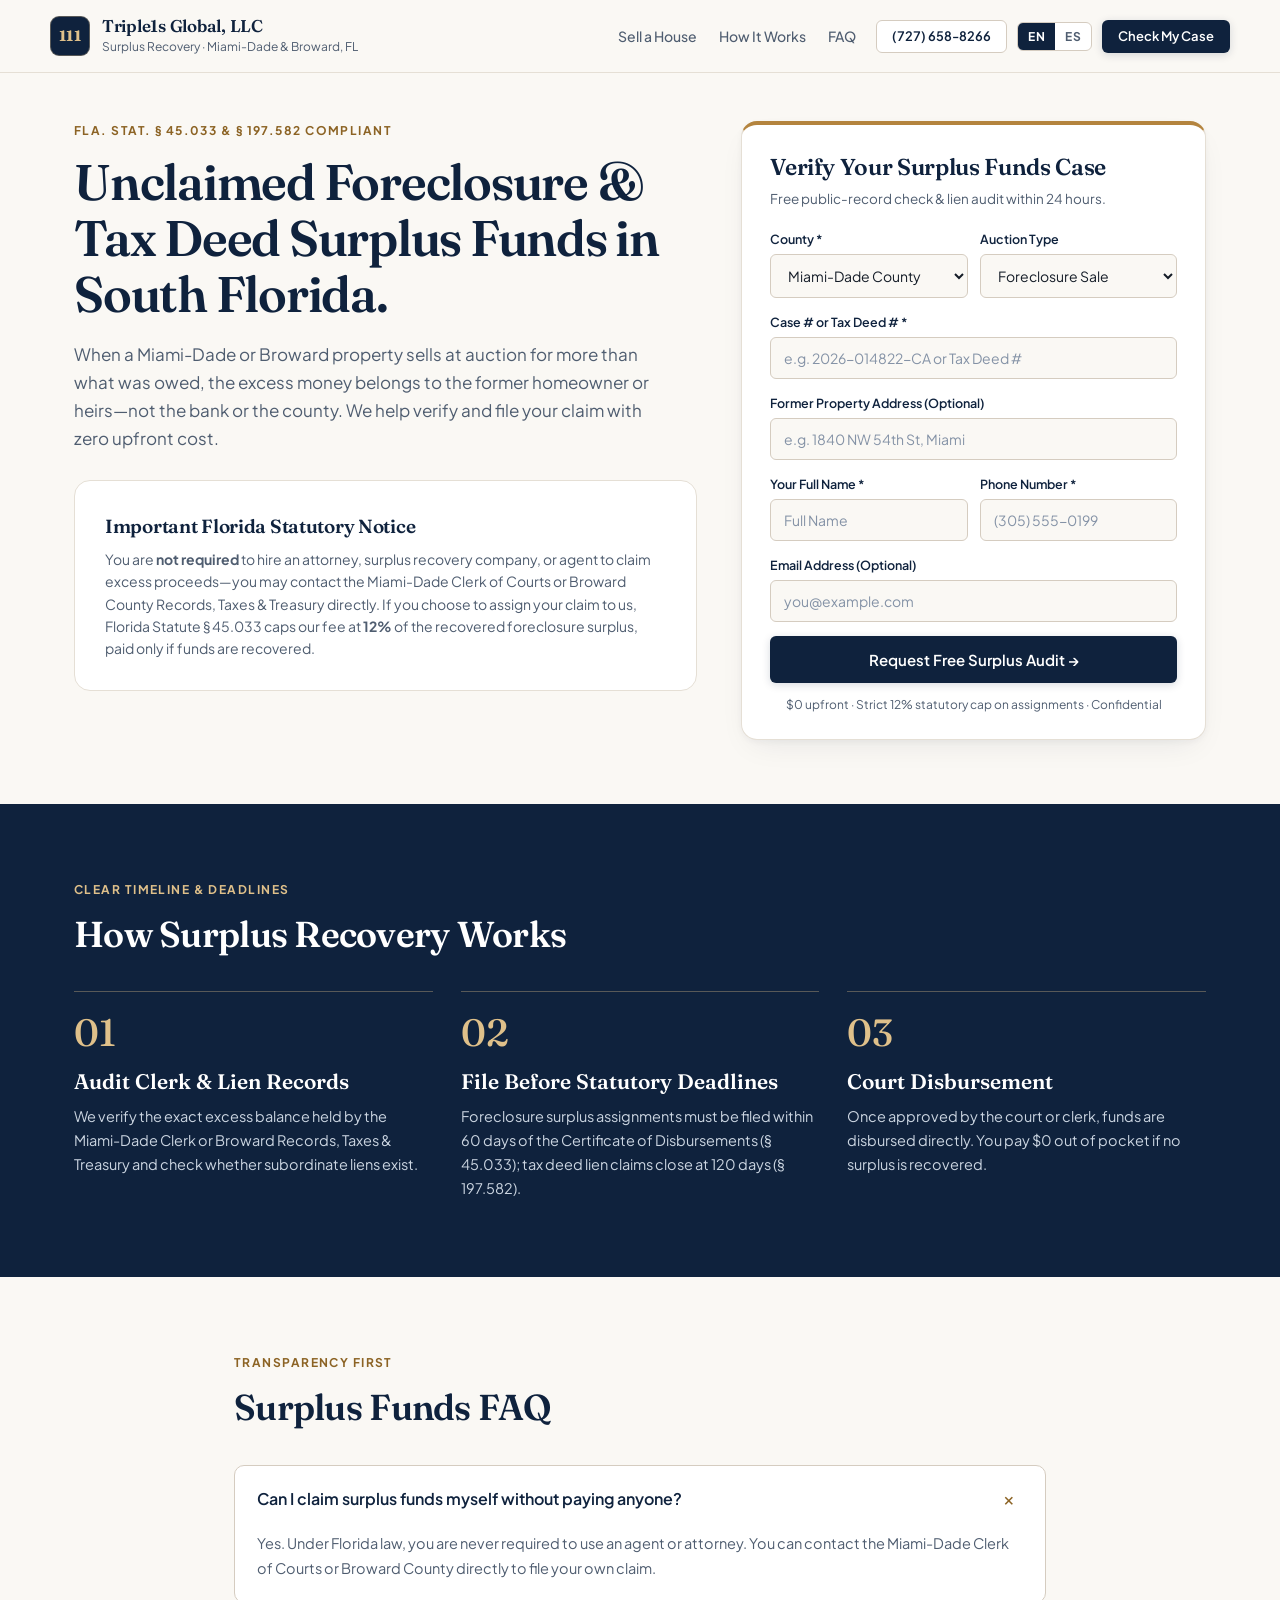
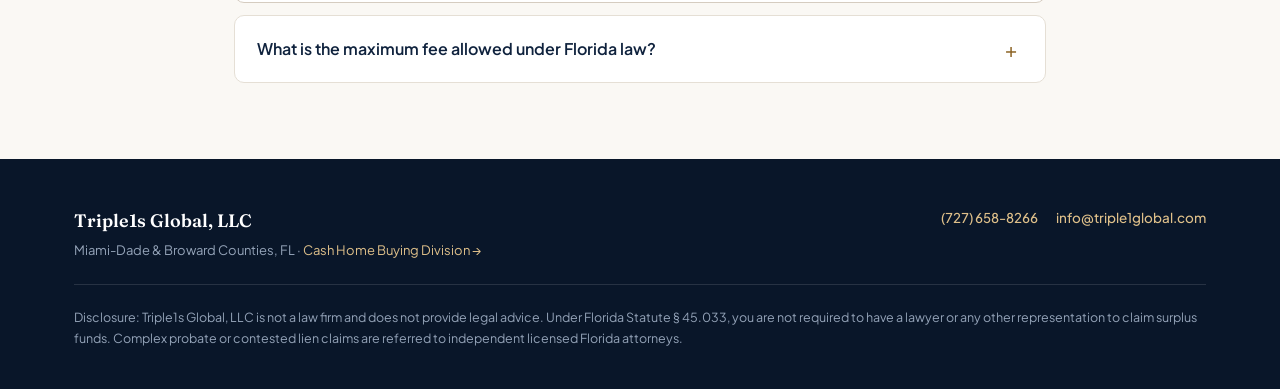
<file: surplus/index.html>
<!DOCTYPE html>
<html lang="en">
<head>
  <meta charset="UTF-8" />
  <meta name="viewport" content="width=device-width, initial-scale=1.0" />
  <title>South Florida Surplus Funds Recovery | Triple1s Global, LLC</title>
  <meta name="description" content="Check if unclaimed Miami-Dade or Broward foreclosure or tax deed surplus funds belong to you. Zero upfront cost, Fla. Stat. § 45.033 compliant." />
  <meta property="og:title" content="South Florida Surplus Funds Recovery | Triple1s Global, LLC" />
  <meta property="og:description" content="Recover unclaimed Miami-Dade & Broward foreclosure or tax deed excess sale proceeds with zero upfront fees." />
  <meta property="og:type" content="website" />
  <meta property="og:url" content="https://triple1globalsolutions.com/surplus/" />
  <link rel="canonical" href="https://triple1globalsolutions.com/surplus/" />
  <link rel="icon" type="image/svg+xml" href="data:image/svg+xml,%3Csvg xmlns='http://www.w3.org/2000/svg' viewBox='0 0 64 64'%3E%3Crect width='64' height='64' rx='14' fill='%230F223D'/%3E%3Crect x='3' y='3' width='58' height='58' rx='11' fill='none' stroke='%23DFC08A' stroke-width='2' stroke-opacity='0.45'/%3E%3Ctext x='32' y='41' text-anchor='middle' font-family='Georgia,serif' font-weight='700' font-size='25' fill='%23DFC08A'%3E111%3C/text%3E%3C/svg%3E" />
  <link rel="preconnect" href="https://fonts.googleapis.com" />
  <link rel="preconnect" href="https://fonts.gstatic.com" crossorigin />
  <link href="https://fonts.googleapis.com/css2?family=Fraunces:opsz,wght@9..144,500;9..144,600;9..144,700&family=Plus+Jakarta+Sans:wght@400;500;600;700&display=swap" rel="stylesheet" />
  <link rel="stylesheet" href="../styles.css" />
  <script type="application/ld+json">
  {
    "@context": "https://schema.org",
    "@graph": [
      {
        "@type": "Service",
        "name": "South Florida Foreclosure & Tax Deed Surplus Funds Recovery",
        "provider": {
          "@type": "Organization",
          "name": "Triple1s Global, LLC",
          "telephone": "+1-727-658-8266",
          "email": "info@triple1global.com",
          "url": "https://triple1globalsolutions.com/surplus/"
        },
        "areaServed": ["Miami-Dade County, FL", "Broward County, FL"]
      },
      {
        "@type": "FAQPage",
        "mainEntity": [
          {
            "@type": "Question",
            "name": "Can I claim Florida surplus funds myself without paying anyone?",
            "acceptedAnswer": { "@type": "Answer", "text": "Yes. Under Florida Statute 45.033, you are never required to hire an agent or attorney and may claim excess proceeds directly through the County Clerk." }
          },
          {
            "@type": "Question",
            "name": "What is the maximum surplus recovery assignment fee allowed in Florida?",
            "acceptedAnswer": { "@type": "Answer", "text": "Under Florida Statute 45.033(3)(d), compensation for a foreclosure surplus assignment is strictly capped at 12% of the surplus with $0 upfront fees." }
          }
        ]
      }
    ]
  }
  </script>
</head>
<body>

  <header class="site-header">
    <div class="container header-inner">
      <a href="../" class="brand" aria-label="Triple1s Real Estate Solutions Home">
        <div class="brand-mark" aria-hidden="true">111</div>
        <div class="brand-text">
          <span class="brand-name">Triple1s Global, LLC</span>
          <span class="brand-sub" data-i18n="brandSub">Surplus Recovery &middot; Miami-Dade &amp; Broward, FL</span>
        </div>
      </a>

      <div class="nav-wrap">
        <nav class="nav-links" aria-label="Primary Navigation">
          <a href="../" data-i18n="navHome">Sell a House</a>
          <a href="#how-surplus-works" data-i18n="navSteps">How It Works</a>
          <a href="#surplus-faq" data-i18n="navFaq">FAQ</a>
        </nav>
        <div class="nav-actions">
          <a href="tel:+17276588266" class="btn btn--outline btn--sm num">(727) 658-8266</a>
          <div class="lang-toggle" role="group" aria-label="Language Selector">
            <button id="lang-en" type="button" class="lang-btn is-active" onclick="setLang('en')">EN</button>
            <button id="lang-es" type="button" class="lang-btn" onclick="setLang('es')">ES</button>
          </div>
          <a href="#surplus-form" class="btn btn--primary btn--sm header-cta" data-i18n="navCta">Check My Case</a>
        </div>
      </div>
    </div>
  </header>

  <main>
    <section class="hero">
      <div class="container hero-grid">
        <div>
          <p class="eyebrow" data-i18n="badge">Fla. Stat. &sect; 45.033 &amp; &sect; 197.582 Compliant</p>
          <h1 class="hero-title" data-i18n="heroTitle">
            Unclaimed Foreclosure &amp; Tax Deed Surplus Funds in South Florida.
          </h1>
          <p class="hero-sub" data-i18n="heroSub">
            When a Miami-Dade or Broward property sells at auction for more than what was owed, the excess money belongs to the former homeowner or heirs—not the bank or the county. We help verify and file your claim with zero upfront cost.
          </p>

          <div class="panel-card" style="margin-top:20px;">
            <h2 class="panel-title" style="font-size:19px;" data-i18n="noticeTitle">Important Florida Statutory Notice</h2>
            <p class="panel-sub" style="margin-bottom:0;" data-i18n="noticeBody">
              You are <strong>not required</strong> to hire an attorney, surplus recovery company, or agent to claim excess proceeds—you may contact the Miami-Dade Clerk of Courts or Broward County Records, Taxes &amp; Treasury directly. If you choose to assign your claim to us, Florida Statute &sect; 45.033 caps our fee at <strong>12%</strong> of the recovered foreclosure surplus, paid only if funds are recovered.
            </p>
          </div>
        </div>

        <aside id="surplus-form" class="offer-card" aria-labelledby="surplus-form-heading">
          <h2 id="surplus-form-heading" class="offer-card-title" data-i18n="formTitle">Verify Your Surplus Funds Case</h2>
          <p class="offer-card-sub" data-i18n="formSub">Free public-record check &amp; lien audit within 24 hours.</p>

          <form id="surplus-claim-form" class="form-stack" onsubmit="submitSurplus(event)">
            <div class="form-row-2">
              <div class="field">
                <label for="s-county" data-i18n="lblCounty">County *</label>
                <select id="s-county" name="county">
                  <option value="Miami-Dade">Miami-Dade County</option>
                  <option value="Broward">Broward County</option>
                </select>
              </div>
              <div class="field">
                <label for="s-type" data-i18n="lblType">Auction Type</label>
                <select id="s-type" name="sale_type">
                  <option value="Foreclosure (§ 45.033)" data-i18n="optFc">Foreclosure Sale</option>
                  <option value="Tax Deed (§ 197.582)" data-i18n="optTd">Tax Deed Sale</option>
                </select>
              </div>
            </div>

            <div class="field">
              <label for="s-case" data-i18n="lblCase">Case # or Tax Deed # *</label>
              <input id="s-case" name="case_num" required type="text" placeholder="e.g. 2026-014822-CA or Tax Deed #" />
            </div>

            <div class="field">
              <label for="s-addr" data-i18n="lblAddr">Former Property Address (Optional)</label>
              <input id="s-addr" name="addr" type="text" placeholder="e.g. 1840 NW 54th St, Miami" />
            </div>

            <div class="form-row-2">
              <div class="field">
                <label for="s-name" data-i18n="lblName">Your Full Name *</label>
                <input id="s-name" name="name" required type="text" placeholder="Full Name" />
              </div>
              <div class="field">
                <label for="s-phone" data-i18n="lblPhone">Phone Number *</label>
                <input id="s-phone" name="phone" required type="tel" placeholder="(305) 555-0199" />
              </div>
            </div>

            <div class="field">
              <label for="s-email" data-i18n="lblEmail">Email Address (Optional)</label>
              <input id="s-email" name="email" type="email" placeholder="you@example.com" />
            </div>

            <input id="s-honey" type="text" name="_honey" style="display:none" tabindex="-1" autocomplete="off" aria-hidden="true" />

            <button id="s-submit-btn" type="submit" class="btn btn--primary btn--full" data-i18n="formBtn">
              Request Free Surplus Audit &rarr;
            </button>
          </form>

          <p class="form-note" data-i18n="formPrivacy">$0 upfront &middot; Strict 12% statutory cap on assignments &middot; Confidential</p>
          <div id="s-form-result" class="form-result is-hidden" role="status" aria-live="polite"></div>
        </aside>
      </div>
    </section>

    <section id="how-surplus-works" class="section section--navy">
      <div class="container">
        <div class="section-header">
          <p class="eyebrow" data-i18n="stepsEyebrow">Clear Timeline &amp; Deadlines</p>
          <h2 class="section-title" data-i18n="stepsHeading">How Surplus Recovery Works</h2>
        </div>
        <div class="steps-grid">
          <div class="step-card">
            <div class="step-num num">01</div>
            <h3 class="step-title" data-i18n="s1Title">Audit Clerk &amp; Lien Records</h3>
            <p class="step-body" data-i18n="s1Body">We verify the exact excess balance held by the Miami-Dade Clerk or Broward Records, Taxes &amp; Treasury and check whether subordinate liens exist.</p>
          </div>
          <div class="step-card">
            <div class="step-num num">02</div>
            <h3 class="step-title" data-i18n="s2Title">File Before Statutory Deadlines</h3>
            <p class="step-body" data-i18n="s2Body">Foreclosure surplus assignments must be filed within 60 days of the Certificate of Disbursements (&sect; 45.033); tax deed lien claims close at 120 days (&sect; 197.582).</p>
          </div>
          <div class="step-card">
            <div class="step-num num">03</div>
            <h3 class="step-title" data-i18n="s3Title">Court Disbursement</h3>
            <p class="step-body" data-i18n="s3Body">Once approved by the court or clerk, funds are disbursed directly. You pay $0 out of pocket if no surplus is recovered.</p>
          </div>
        </div>
      </div>
    </section>

    <section id="surplus-faq" class="section">
      <div class="container container--narrow">
        <div class="section-header">
          <p class="eyebrow" data-i18n="faqEyebrow">Transparency First</p>
          <h2 class="section-title" data-i18n="faqHeading">Surplus Funds FAQ</h2>
        </div>
        <div class="faq-list">
          <details class="faq-item" open>
            <summary><span data-i18n="faq1Q">Can I claim surplus funds myself without paying anyone?</span><span class="faq-plus">+</span></summary>
            <p class="faq-answer" data-i18n="faq1A">Yes. Under Florida law, you are never required to use an agent or attorney. You can contact the Miami-Dade Clerk of Courts or Broward County directly to file your own claim.</p>
          </details>
          <details class="faq-item">
            <summary><span data-i18n="faq2Q">What is the maximum fee allowed under Florida law?</span><span class="faq-plus">+</span></summary>
            <p class="faq-answer" data-i18n="faq2A">For foreclosure surplus assignments under Fla. Stat. § 45.033, total compensation to an assignee is strictly capped at 12% of the surplus, with zero upfront fees.</p>
          </details>
        </div>
      </div>
    </section>
  </main>

  <footer class="site-footer">
    <div class="container">
      <div class="footer-top">
        <div>
          <div class="footer-brand">Triple1s Global, LLC</div>
          <div class="footer-sub">Miami-Dade &amp; Broward Counties, FL &middot; <a href="../" style="color:#DFC08A;">Cash Home Buying Division &rarr;</a></div>
        </div>
        <div class="footer-links">
          <a href="tel:+17276588266" class="num">(727) 658-8266</a>
          <a href="mailto:info@triple1global.com">info@triple1global.com</a>
        </div>
      </div>
      <p class="footer-disclosure" data-i18n="disclosure">
        Disclosure: Triple1s Global, LLC is not a law firm and does not provide legal advice. Under Florida Statute § 45.033, you are not required to have a lawyer or any other representation to claim surplus funds. Complex probate or contested lien claims are referred to independent licensed Florida attorneys.
      </p>
    </div>
  </footer>

  <script>
    const WEB3FORMS_ACCESS_KEY = '5b92cf90-9b7e-44e0-bfd4-05929513a20d';
    let currentLang = 'en';

    function escHtml(v) {
      return String(v ?? '').replace(/&/g, '&amp;').replace(/</g, '&lt;').replace(/>/g, '&gt;').replace(/"/g, '&quot;');
    }

    const I18N = {
      en: {
        brandSub: 'Surplus Recovery · Miami-Dade & Broward, FL',
        navHome: 'Sell a House', navSteps: 'How It Works', navFaq: 'FAQ', navCta: 'Check My Case',
        badge: 'Fla. Stat. § 45.033 & § 197.582 Compliant',
        heroTitle: 'Unclaimed Foreclosure & Tax Deed Surplus Funds in South Florida.',
        heroSub: 'When a Miami-Dade or Broward property sells at auction for more than what was owed, the excess money belongs to the former homeowner or heirs—not the bank or the county. We help verify and file your claim with zero upfront cost.',
        noticeTitle: 'Important Florida Statutory Notice',
        formTitle: 'Verify Your Surplus Funds Case',
        formSub: 'Free public-record check & lien audit within 24 hours.',
        lblCounty: 'County *', lblType: 'Auction Type', lblCase: 'Case # or Tax Deed # *', lblAddr: 'Former Property Address (Optional)', lblName: 'Your Full Name *', lblPhone: 'Phone Number *', lblEmail: 'Email Address (Optional)',
        optFc: 'Foreclosure Sale', optTd: 'Tax Deed Sale',
        formBtn: 'Request Free Surplus Audit →',
        formPrivacy: '$0 upfront · Strict 12% statutory cap on assignments · Confidential',
        stepsEyebrow: 'Clear Timeline & Deadlines', stepsHeading: 'How Surplus Recovery Works',
        s1Title: 'Audit Clerk & Lien Records', s1Body: 'We verify the exact excess balance held by the Miami-Dade Clerk or Broward Records, Taxes & Treasury and check whether subordinate liens exist.',
        s2Title: 'File Before Statutory Deadlines', s2Body: 'Foreclosure surplus assignments must be filed within 60 days of the Certificate of Disbursements (§ 45.033); tax deed lien claims close at 120 days (§ 197.582).',
        s3Title: 'Court Disbursement', s3Body: 'Once approved by the court or clerk, funds are disbursed directly. You pay $0 out of pocket if no surplus is recovered.',
        faqEyebrow: 'Transparency First', faqHeading: 'Surplus Funds FAQ',
        faq1Q: 'Can I claim surplus funds myself without paying anyone?',
        faq1A: 'Yes. Under Florida law, you are never required to use an agent or attorney. You can contact the Miami-Dade Clerk of Courts or Broward County directly to file your own claim.',
        faq2Q: 'What is the maximum fee allowed under Florida law?',
        faq2A: 'For foreclosure surplus assignments under Fla. Stat. § 45.033, total compensation to an assignee is strictly capped at 12% of the surplus, with zero upfront fees.',
        disclosure: 'Disclosure: Triple1s Global, LLC is not a law firm and does not provide legal advice. Under Florida Statute § 45.033, you are not required to have a lawyer or any other representation to claim surplus funds. Complex probate or contested lien claims are referred to independent licensed Florida attorneys.'
      },
      es: {
        brandSub: 'Recuperación de Excedentes · Miami-Dade y Broward, FL',
        navHome: 'Vender Casa', navSteps: 'Cómo Funciona', navFaq: 'Preguntas', navCta: 'Revisar Mi Caso',
        badge: 'Cumple con Fla. Stat. § 45.033 y § 197.582',
        heroTitle: 'Fondos Excedentes de Subasta (Foreclosure y Tax Deed) en el Sur de Florida.',
        heroSub: 'Cuando una propiedad en Miami-Dade o Broward se vende en subasta por más de lo que se debía, el dinero sobrante pertenece al ex-propietario o herederos—no al banco ni al condado. Verificamos y tramitamos su reclamo sin costo inicial.',
        noticeTitle: 'Aviso Legal Importante de Florida',
        formTitle: 'Verifique Su Caso de Fondos Excedentes',
        formSub: 'Revisión gratuita de registros públicos y gravámenes en 24 horas.',
        lblCounty: 'Condado *', lblType: 'Tipo de Subasta', lblCase: 'Número de Caso o Tax Deed *', lblAddr: 'Dirección Anterior (Opcional)', lblName: 'Su Nombre Completo *', lblPhone: 'Teléfono *', lblEmail: 'Correo Electrónico (Opcional)',
        optFc: 'Subasta Foreclosure', optTd: 'Subasta Tax Deed',
        formBtn: 'Solicitar Auditoría Gratuita →',
        formPrivacy: '$0 por adelantado · Límite legal estricto del 12% · Confidencial',
        stepsEyebrow: 'Plazos Claros', stepsHeading: 'Cómo Funciona la Recuperación',
        s1Title: 'Auditoría de Registros y Gravámenes', s1Body: 'Verificamos el saldo exacto retenido por el Secretario de Miami-Dade o Broward Records, Taxes & Treasury y revisamos gravámenes secundarios.',
        s2Title: 'Presentación Antes del Plazo Legal', s2Body: 'Las cesiones de foreclosure deben presentarse dentro de 60 días del Certificado de Desembolso (§ 45.033); reclamos de acreedores en tax deed vencen a los 120 días (§ 197.582).',
        s3Title: 'Desembolso de Fondos', s3Body: 'Una vez aprobado por el tribunal o el secretario, los fondos se entregan directamente. Usted paga $0 si no se recuperan fondos.',
        faqEyebrow: 'Transparencia Primero', faqHeading: 'Preguntas Frecuentes',
        faq1Q: '¿Puedo reclamar los fondos excedentes yo mismo sin pagarle a nadie?',
        faq1A: 'Sí. Bajo la ley de Florida, nunca está obligado a usar un agente o abogado. Puede comunicarse directamente con el Secretario de la Corte de Miami-Dade o Broward para presentar su reclamo.',
        faq2Q: '¿Cuál es el porcentaje máximo permitido por la ley de Florida?',
        faq2A: 'Para cesiones de excedentes de foreclosure bajo Fla. Stat. § 45.033, la compensación máxima está estrictamente limitada al 12% del excedente, sin pagos iniciales.',
        disclosure: 'Aviso Legal: Triple1s Global, LLC no es un bufete de abogados ni brinda asesoría legal. Bajo el Estatuto de Florida § 45.033, no está obligado a contratar un abogado ni representante para reclamar fondos excedentes.'
      }
    };

    function setLang(lang) {
      currentLang = lang;
      document.documentElement.lang = lang;
      document.getElementById('lang-en').classList.toggle('is-active', lang === 'en');
      document.getElementById('lang-es').classList.toggle('is-active', lang === 'es');
      const dict = I18N[lang];
      document.querySelectorAll('[data-i18n]').forEach(el => {
        const k = el.dataset.i18n;
        if (dict[k]) el.textContent = dict[k];
      });
    }

    async function submitSurplus(e) {
      e.preventDefault();
      if (document.getElementById('s-honey')?.value) return;
      const county = document.getElementById('s-county').value;
      const sale_type = document.getElementById('s-type').value;
      const case_num = document.getElementById('s-case').value.trim();
      const addr = document.getElementById('s-addr').value.trim();
      const name = document.getElementById('s-name').value.trim();
      const phone = document.getElementById('s-phone').value.trim();
      const email = document.getElementById('s-email').value.trim();

      const btn = document.getElementById('s-submit-btn');
      const prev = btn.textContent;
      btn.disabled = true;
      btn.textContent = currentLang === 'es' ? 'Enviando...' : 'Submitting...';

      let delivered = false;
      const crmUrl = (location.hostname.includes('github.io') || location.hostname.includes('triple1globalsolutions.com'))
        ? 'https://triple1s-wholesale-suite.onrender.com/api/surplus-claim'
        : '/api/surplus-claim';

      fetch(crmUrl, {
        method: 'POST',
        headers: { 'Content-Type': 'application/json' },
        body: JSON.stringify({ county, sale_type, case_num, addr, name, phone, email })
      }).then(r => { if (r.ok) delivered = true; }).catch(() => {});

      if (WEB3FORMS_ACCESS_KEY) {
        try {
          const w3 = {
            access_key: WEB3FORMS_ACCESS_KEY,
            subject: `Surplus Funds Audit Request: ${county} Case ${case_num}`,
            from_name: 'Triple1s Surplus Recovery',
            botcheck: false,
            'County': county,
            'Auction Type': sale_type,
            'Case / Tax Deed #': case_num,
            'Property Address': addr || 'Not provided',
            'Owner / Heir Name': name,
            'Phone': phone,
            'Email': email || 'Not provided'
          };
          if (email) w3.replyto = email;
          const resp = await fetch('https://api.web3forms.com/submit', {
            method: 'POST',
            headers: { 'Content-Type': 'application/json', 'Accept': 'application/json' },
            body: JSON.stringify(w3)
          });
          const data = await resp.json().catch(() => ({}));
          if (resp.ok && data.success) delivered = true;
        } catch (_) {}
      }

      btn.disabled = false;
      btn.textContent = prev;

      const res = document.getElementById('s-form-result');
      res.classList.remove('is-hidden');
      const mailto = `mailto:info@triple1global.com?subject=${encodeURIComponent(`Surplus Audit: ${county} ${case_num}`)}&body=${encodeURIComponent(`County: ${county}\nType: ${sale_type}\nCase: ${case_num}\nAddress: ${addr}\nName: ${name}\nPhone: ${phone}\nEmail: ${email}`)}`;
      if (delivered) {
        document.getElementById('surplus-claim-form').reset();
        res.innerHTML = `<div class="form-result-title">${currentLang === 'es' ? 'Auditoría Solicitada' : 'Audit Request Received'} &mdash; ${escHtml(case_num)}</div><div>${currentLang === 'es' ? `Gracias, <strong>${escHtml(name)}</strong>. Revisaremos el caso y le llamaremos al <strong>${escHtml(phone)}</strong> en 24 horas.` : `Thank you, <strong>${escHtml(name)}</strong>. We will audit the public record and reach out to <strong>${escHtml(phone)}</strong> within 24 hours.`}</div>`;
      } else {
        res.innerHTML = `<div class="form-result-title">${currentLang === 'es' ? 'Solicitud Lista' : 'Request Ready'}</div><div class="form-result-actions"><a href="${mailto}" class="btn btn--primary btn--sm">${currentLang === 'es' ? 'Enviar por Correo →' : 'Email Request Now →'}</a></div>`;
      }
    }
  </script>
</body>
</html>
</file>
<file: styles.css>
/* ==========================================================================
   Triple1s Real Estate Solutions — Warm Coastal Trust Design System
   Pure Vanilla CSS · Zero External Framework Dependencies
   ========================================================================== */

:root {
  --bg-ivory: #FAF8F4;
  --bg-sand: #F2EDE4;
  --bg-white: #FFFFFF;
  --navy: #0F223D;
  --navy-hover: #1A355B;
  --navy-deep: #091629;
  --gold: #B4843E;
  --gold-dark: #8C6324;
  --gold-light: #DFC08A;
  --gold-tint: #F7F1E4;
  --ink: #141C27;
  --slate: #4F5D70;
  --slate-light: #94A3B8;
  --border: #E5DFD5;
  --border-strong: #D5CCC0;
  --emerald: #166534;
  --emerald-bg: #ECFDF3;
  --emerald-border: #BBF7D0;

  --font-display: 'Fraunces', Georgia, 'Times New Roman', serif;
  --font-sans: 'Plus Jakarta Sans', -apple-system, BlinkMacSystemFont, 'Segoe UI', Roboto, sans-serif;

  --radius-sm: 6px;
  --radius-md: 10px;
  --radius-lg: 16px;

  --shadow-card: 0 12px 32px -12px rgba(15, 34, 61, 0.10), 0 2px 6px rgba(15, 34, 61, 0.04);
  --shadow-photo: 0 18px 40px -16px rgba(15, 34, 61, 0.18);
  --transition: 0.2s cubic-bezier(0.22, 1, 0.36, 1);
}

*,
*::before,
*::after {
  box-sizing: border-box;
}

html {
  scroll-behavior: smooth;
  font-size: 16px;
  -webkit-font-smoothing: antialiased;
  -moz-osx-font-smoothing: grayscale;
}

body {
  margin: 0;
  padding: 0;
  background-color: var(--bg-ivory);
  color: var(--ink);
  font-family: var(--font-sans);
  line-height: 1.6;
}

img {
  max-width: 100%;
  display: block;
}

a {
  color: inherit;
  text-decoration: none;
}

button,
input,
select {
  font-family: inherit;
}

.container {
  width: 100%;
  max-width: 1180px;
  margin: 0 auto;
  padding: 0 24px;
}

.container--narrow {
  max-width: 860px;
}

.num {
  font-variant-numeric: tabular-nums;
}

/* ==========================================================================
   Header / Navigation
   ========================================================================== */

.site-header {
  position: sticky;
  top: 0;
  z-index: 50;
  background-color: rgba(250, 248, 244, 0.94);
  backdrop-filter: blur(12px);
  -webkit-backdrop-filter: blur(12px);
  border-bottom: 1px solid var(--border);
}

.header-inner {
  display: flex;
  align-items: center;
  justify-content: space-between;
  gap: 16px;
  min-height: 72px;
  padding: 10px 0;
}

.brand {
  display: flex;
  align-items: center;
  gap: 12px;
  min-width: 0;
}

.brand-mark {
  width: 40px;
  height: 40px;
  flex-shrink: 0;
  border-radius: 9px;
  background: var(--navy);
  color: var(--gold-light);
  display: flex;
  align-items: center;
  justify-content: center;
  font-family: var(--font-display);
  font-weight: 700;
  font-size: 15px;
  letter-spacing: 0.04em;
  border: 1px solid rgba(223, 192, 138, 0.35);
}

.brand-text {
  display: flex;
  flex-direction: column;
  min-width: 0;
}

.brand-name {
  font-family: var(--font-display);
  font-weight: 600;
  font-size: 17px;
  line-height: 1.2;
  color: var(--navy);
  letter-spacing: -0.015em;
}

.brand-sub {
  font-size: 12px;
  color: var(--slate);
  white-space: nowrap;
  overflow: hidden;
  text-overflow: ellipsis;
}

.nav-wrap {
  display: flex;
  align-items: center;
  gap: 20px;
}

.nav-links {
  display: flex;
  align-items: center;
  gap: 22px;
}

.nav-links a {
  font-size: 14px;
  font-weight: 500;
  color: var(--slate);
  transition: color var(--transition);
}

.nav-links a:hover {
  color: var(--navy);
}

.nav-actions {
  display: flex;
  align-items: center;
  gap: 10px;
}

.lang-toggle {
  display: inline-flex;
  border: 1px solid var(--border-strong);
  border-radius: var(--radius-sm);
  overflow: hidden;
  background: var(--bg-white);
}

.lang-btn {
  border: 0;
  background: transparent;
  color: var(--slate);
  padding: 6px 10px;
  font-size: 12px;
  font-weight: 700;
  letter-spacing: 0.04em;
  cursor: pointer;
  transition: background-color var(--transition), color var(--transition);
}

.lang-btn.is-active {
  background: var(--navy);
  color: var(--bg-white);
}

.btn {
  display: inline-flex;
  align-items: center;
  justify-content: center;
  gap: 8px;
  border: 1px solid transparent;
  border-radius: var(--radius-sm);
  font-weight: 600;
  font-size: 14px;
  line-height: 1;
  padding: 12px 20px;
  cursor: pointer;
  transition: background-color var(--transition), transform var(--transition), box-shadow var(--transition), border-color var(--transition);
}

.btn--primary {
  background: var(--navy);
  color: var(--bg-white);
  box-shadow: 0 2px 8px rgba(15, 34, 61, 0.16);
}

.btn--primary:hover {
  background: var(--navy-hover);
  transform: translateY(-1px);
  box-shadow: 0 6px 16px rgba(15, 34, 61, 0.22);
}

.btn--primary:active {
  transform: translateY(0);
}

.btn--sm {
  padding: 9px 15px;
  font-size: 13px;
}

.btn--outline {
  background: var(--bg-white);
  color: var(--navy);
  border-color: var(--border-strong);
}

.btn--outline:hover {
  border-color: var(--navy);
  background: var(--bg-ivory);
}

.btn--full {
  width: 100%;
  padding: 15px 20px;
  font-size: 15px;
}

/* ==========================================================================
   Hero Section
   ========================================================================== */

.hero {
  padding: 48px 0 64px;
}

.hero-grid {
  display: grid;
  grid-template-columns: minmax(0, 1.18fr) minmax(0, 0.88fr);
  gap: 44px;
  align-items: start;
}

.eyebrow {
  font-size: 12px;
  font-weight: 700;
  letter-spacing: 0.12em;
  text-transform: uppercase;
  color: var(--gold-dark);
  margin: 0 0 14px;
}

.hero-title {
  font-family: var(--font-display);
  font-weight: 600;
  font-size: clamp(34px, 4.2vw, 50px);
  line-height: 1.12;
  letter-spacing: -0.025em;
  color: var(--navy);
  margin: 0 0 18px;
}

.hero-sub {
  font-size: 17px;
  line-height: 1.65;
  color: var(--slate);
  margin: 0 0 28px;
  max-width: 580px;
}

.hero-media {
  position: relative;
  border-radius: var(--radius-lg);
  overflow: hidden;
  border: 1px solid var(--border);
  background: var(--navy);
  box-shadow: var(--shadow-photo);
}

.hero-media img {
  width: 100%;
  aspect-ratio: 16 / 9.4;
  object-fit: cover;
  object-position: center 45%;
}

.hero-metrics {
  display: grid;
  grid-template-columns: repeat(3, 1fr);
  background: var(--bg-white);
  border-top: 1px solid var(--border);
}

.metric-cell {
  padding: 16px 18px;
  border-right: 1px solid var(--border);
}

.metric-cell:last-child {
  border-right: 0;
}

.metric-val {
  font-family: var(--font-display);
  font-weight: 600;
  font-size: 18px;
  color: var(--navy);
  line-height: 1.2;
}

.metric-desc {
  font-size: 12.5px;
  color: var(--slate);
  margin-top: 4px;
  line-height: 1.35;
}

/* ==========================================================================
   Cash Offer Form Card
   ========================================================================== */

.offer-card {
  background: var(--bg-white);
  border: 1px solid var(--border);
  border-top: 4px solid var(--gold);
  border-radius: var(--radius-lg);
  padding: 28px 28px 24px;
  box-shadow: var(--shadow-card);
}

.offer-card-title {
  font-family: var(--font-display);
  font-size: 23px;
  font-weight: 600;
  line-height: 1.25;
  letter-spacing: -0.015em;
  color: var(--navy);
  margin: 0 0 6px;
}

.offer-card-sub {
  font-size: 13.5px;
  color: var(--slate);
  margin: 0 0 20px;
}

.form-stack {
  display: flex;
  flex-direction: column;
  gap: 14px;
}

.form-row-2 {
  display: grid;
  grid-template-columns: 1fr 1fr;
  gap: 12px;
}

.field {
  display: flex;
  flex-direction: column;
  gap: 5px;
}

.field label {
  font-size: 12.5px;
  font-weight: 600;
  color: var(--navy);
}

.field input,
.field select {
  width: 100%;
  padding: 11px 13px;
  font-size: 14px;
  color: var(--ink);
  background: var(--bg-ivory);
  border: 1px solid var(--border-strong);
  border-radius: var(--radius-sm);
  outline: none;
  transition: border-color var(--transition), background-color var(--transition), box-shadow var(--transition);
}

.field input::placeholder {
  color: #8492A6;
}

.field input:focus,
.field select:focus {
  background: var(--bg-white);
  border-color: var(--navy);
  box-shadow: 0 0 0 3px rgba(15, 34, 61, 0.10);
}

.form-note {
  margin: 12px 0 0;
  text-align: center;
  font-size: 12px;
  color: var(--slate);
}

.form-result {
  margin-top: 16px;
  padding: 16px;
  border-radius: var(--radius-md);
  background: var(--emerald-bg);
  border: 1px solid var(--emerald-border);
  font-size: 13.5px;
  color: var(--ink);
  display: flex;
  flex-direction: column;
  gap: 10px;
}

.form-result.is-hidden {
  display: none;
}

.form-result-title {
  font-weight: 700;
  color: var(--emerald);
}

.form-result-actions {
  display: flex;
  flex-wrap: wrap;
  gap: 8px;
}

/* ==========================================================================
   Trust Credentials Strip
   ========================================================================== */

.trust-strip {
  background: var(--bg-sand);
  border-top: 1px solid var(--border);
  border-bottom: 1px solid var(--border);
  padding: 20px 0;
}

.trust-grid {
  display: grid;
  grid-template-columns: repeat(4, 1fr);
  gap: 16px;
}

.trust-item {
  display: flex;
  align-items: center;
  gap: 10px;
  font-size: 13.5px;
  font-weight: 600;
  color: var(--navy);
}

.trust-icon {
  width: 20px;
  height: 20px;
  flex-shrink: 0;
  color: var(--gold-dark);
}

/* ==========================================================================
   Section Headers & Shared Rhythm
   ========================================================================== */

.section {
  padding: 76px 0;
}

.section--sand {
  background: var(--bg-sand);
  border-top: 1px solid var(--border);
  border-bottom: 1px solid var(--border);
}

.section--navy {
  background: var(--navy);
  color: var(--bg-white);
}

.section-header {
  max-width: 660px;
  margin-bottom: 36px;
}

.section-title {
  font-family: var(--font-display);
  font-weight: 600;
  font-size: clamp(26px, 3vw, 36px);
  line-height: 1.18;
  letter-spacing: -0.02em;
  color: var(--navy);
  margin: 0 0 10px;
}

.section--navy .section-title {
  color: var(--bg-white);
}

.section--navy .eyebrow {
  color: var(--gold-light);
}

.section-sub {
  font-size: 15.5px;
  color: var(--slate);
  margin: 0;
  line-height: 1.65;
}

.section--navy .section-sub {
  color: #CBD5E1;
}

/* ==========================================================================
   Interactive Net Proceeds Calculator
   ========================================================================== */

.calc-grid {
  display: grid;
  grid-template-columns: minmax(0, 0.92fr) minmax(0, 1.28fr);
  gap: 28px;
  align-items: stretch;
}

.calc-controls {
  background: var(--bg-white);
  border: 1px solid var(--border);
  border-radius: var(--radius-lg);
  padding: 28px;
  display: flex;
  flex-direction: column;
  justify-content: space-between;
  gap: 24px;
}

.slider-group {
  display: flex;
  flex-direction: column;
  gap: 10px;
}

.slider-header {
  display: flex;
  justify-content: space-between;
  align-items: baseline;
  gap: 12px;
}

.slider-header label {
  font-size: 14px;
  font-weight: 600;
  color: var(--navy);
}

.slider-value {
  font-family: var(--font-display);
  font-size: 22px;
  font-weight: 600;
  color: var(--navy);
}

.range-input {
  -webkit-appearance: none;
  appearance: none;
  width: 100%;
  height: 6px;
  border-radius: 999px;
  background: var(--border);
  outline: none;
  cursor: pointer;
}

.range-input::-webkit-slider-thumb {
  -webkit-appearance: none;
  appearance: none;
  width: 22px;
  height: 22px;
  border-radius: 50%;
  background: var(--navy);
  border: 3px solid var(--bg-white);
  box-shadow: 0 2px 6px rgba(15, 34, 61, 0.30);
  cursor: pointer;
  transition: transform var(--transition);
}

.range-input::-webkit-slider-thumb:hover {
  transform: scale(1.1);
}

.range-input::-moz-range-thumb {
  width: 22px;
  height: 22px;
  border-radius: 50%;
  background: var(--navy);
  border: 3px solid var(--bg-white);
  box-shadow: 0 2px 6px rgba(15, 34, 61, 0.30);
  cursor: pointer;
}

.calc-footnote {
  font-size: 12.5px;
  color: var(--slate);
  line-height: 1.55;
  margin: 0;
  padding-top: 16px;
  border-top: 1px solid var(--border);
}

.calc-results-wrap {
  display: flex;
  flex-direction: column;
  gap: 16px;
}

.calc-cards {
  display: grid;
  grid-template-columns: 1fr 1fr;
  gap: 18px;
  flex: 1;
}

.calc-card {
  background: var(--bg-white);
  border: 1px solid var(--border);
  border-radius: var(--radius-lg);
  padding: 24px;
  display: flex;
  flex-direction: column;
  justify-content: space-between;
  gap: 18px;
}

.calc-card--featured {
  background: var(--navy);
  border-color: var(--navy);
  color: var(--bg-white);
  box-shadow: var(--shadow-card);
}

.calc-card-kicker {
  font-size: 12px;
  font-weight: 700;
  letter-spacing: 0.08em;
  text-transform: uppercase;
  color: var(--slate);
  margin-bottom: 14px;
}

.calc-card--featured .calc-card-kicker {
  color: var(--gold-light);
}

.calc-rows {
  display: flex;
  flex-direction: column;
  gap: 10px;
  font-size: 13.5px;
}

.calc-row {
  display: flex;
  justify-content: space-between;
  gap: 10px;
  color: var(--slate);
}

.calc-card--featured .calc-row {
  color: #CBD5E1;
}

.calc-row strong {
  color: var(--ink);
  font-weight: 600;
}

.calc-card--featured .calc-row strong {
  color: var(--bg-white);
}

.calc-row .is-good {
  color: #6EE7B7;
  font-weight: 700;
}

.calc-total {
  padding-top: 16px;
  border-top: 1px solid var(--border);
  display: flex;
  flex-direction: column;
  gap: 4px;
}

.calc-card--featured .calc-total {
  border-top-color: rgba(255, 255, 255, 0.16);
}

.calc-total-label {
  font-size: 12.5px;
  font-weight: 600;
  color: var(--slate);
}

.calc-card--featured .calc-total-label {
  color: #CBD5E1;
}

.calc-total-value {
  font-family: var(--font-display);
  font-size: 26px;
  font-weight: 600;
  line-height: 1.15;
  color: var(--navy);
}

.calc-card--featured .calc-total-value {
  color: var(--gold-light);
}

.calc-summary-bar {
  background: var(--gold-tint);
  border: 1px solid #E6D8BE;
  border-radius: var(--radius-md);
  padding: 14px 18px;
  font-size: 13.5px;
  color: var(--navy);
  display: flex;
  align-items: center;
  justify-content: space-between;
  gap: 12px;
  flex-wrap: wrap;
}

.calc-summary-bar strong {
  color: var(--gold-dark);
}

/* ==========================================================================
   3-Step Closing Process (Navy Editorial Band)
   ========================================================================== */

.steps-grid {
  display: grid;
  grid-template-columns: repeat(3, 1fr);
  gap: 28px;
}

.step-card {
  padding-top: 22px;
  border-top: 1px solid rgba(223, 192, 138, 0.35);
}

.step-num {
  font-family: var(--font-display);
  font-size: 38px;
  font-weight: 500;
  line-height: 1;
  color: var(--gold-light);
  margin-bottom: 16px;
}

.step-title {
  font-family: var(--font-display);
  font-size: 21px;
  font-weight: 600;
  line-height: 1.3;
  color: var(--bg-white);
  margin: 0 0 10px;
}

.step-body {
  font-size: 14.5px;
  line-height: 1.65;
  color: #CBD5E1;
  margin: 0;
}

/* ==========================================================================
   Situations + Comparison Table
   ========================================================================== */

.split-grid {
  display: grid;
  grid-template-columns: minmax(0, 1.05fr) minmax(0, 0.95fr);
  gap: 36px;
  align-items: start;
}

.panel-card {
  background: var(--bg-white);
  border: 1px solid var(--border);
  border-radius: var(--radius-lg);
  padding: 30px;
}

.panel-title {
  font-family: var(--font-display);
  font-size: 24px;
  font-weight: 600;
  color: var(--navy);
  margin: 0 0 6px;
  letter-spacing: -0.015em;
}

.panel-sub {
  font-size: 14px;
  color: var(--slate);
  margin: 0 0 22px;
}

.situations-grid {
  display: grid;
  grid-template-columns: 1fr 1fr;
  gap: 12px;
  list-style: none;
  padding: 0;
  margin: 0;
}

.situation-item {
  padding: 15px 16px;
  background: var(--bg-ivory);
  border: 1px solid var(--border);
  border-radius: var(--radius-md);
}

.situation-item strong {
  display: block;
  font-size: 14px;
  font-weight: 700;
  color: var(--navy);
  margin-bottom: 3px;
}

.situation-item span {
  display: block;
  font-size: 12.5px;
  color: var(--slate);
  line-height: 1.45;
}

.compare-table {
  width: 100%;
  border-collapse: collapse;
  font-size: 14px;
}

.compare-table th {
  text-align: left;
  font-size: 12px;
  font-weight: 700;
  letter-spacing: 0.06em;
  text-transform: uppercase;
  color: var(--slate);
  padding: 0 10px 14px 0;
  border-bottom: 2px solid var(--border);
}

.compare-table th.col-t1 {
  color: var(--navy);
}

.compare-table td {
  padding: 14px 10px 14px 0;
  border-bottom: 1px solid var(--border);
  vertical-align: top;
}

.compare-table tr:last-child td {
  border-bottom: 0;
}

.compare-table .factor-cell {
  font-weight: 600;
  color: var(--ink);
}

.compare-table .t1-cell {
  font-weight: 700;
  color: var(--navy);
}

.compare-table .trad-cell {
  color: var(--slate);
}

/* ==========================================================================
   Local South Florida Presence & Service Areas
   ========================================================================== */

.areas-grid {
  display: grid;
  grid-template-columns: minmax(0, 0.92fr) minmax(0, 1.08fr);
  gap: 44px;
  align-items: center;
}

.area-photo {
  border-radius: var(--radius-lg);
  overflow: hidden;
  border: 1px solid var(--border);
  box-shadow: var(--shadow-photo);
  background: var(--bg-white);
}

.area-photo img {
  width: 100%;
  aspect-ratio: 4 / 3;
  object-fit: cover;
}

.area-caption {
  padding: 13px 18px;
  font-size: 12.5px;
  font-weight: 600;
  color: var(--slate);
  background: var(--bg-white);
  border-top: 1px solid var(--border);
}

.county-block {
  margin-top: 22px;
}

.county-label {
  font-size: 12px;
  font-weight: 700;
  letter-spacing: 0.09em;
  text-transform: uppercase;
  color: var(--gold-dark);
  margin: 0 0 10px;
}

.city-list {
  display: flex;
  flex-wrap: wrap;
  gap: 8px;
}

.city-tag {
  padding: 6px 12px;
  font-size: 13px;
  font-weight: 500;
  color: var(--navy);
  background: var(--bg-white);
  border: 1px solid var(--border);
  border-radius: var(--radius-sm);
}

/* ==========================================================================
   FAQ Accordion
   ========================================================================== */

.faq-list {
  display: flex;
  flex-direction: column;
  gap: 12px;
}

.faq-item {
  background: var(--bg-white);
  border: 1px solid var(--border);
  border-radius: var(--radius-md);
  transition: border-color var(--transition);
}

.faq-item[open] {
  border-color: var(--border-strong);
}

.faq-item summary {
  list-style: none;
  padding: 20px 22px;
  font-size: 16px;
  font-weight: 600;
  color: var(--navy);
  cursor: pointer;
  display: flex;
  align-items: center;
  justify-content: space-between;
  gap: 16px;
}

.faq-item summary::-webkit-details-marker {
  display: none;
}

.faq-plus {
  width: 24px;
  height: 24px;
  flex-shrink: 0;
  display: inline-flex;
  align-items: center;
  justify-content: center;
  font-size: 20px;
  font-weight: 400;
  color: var(--gold-dark);
  transition: transform var(--transition);
}

.faq-item[open] .faq-plus {
  transform: rotate(45deg);
}

.faq-answer {
  margin: 0;
  padding: 0 22px 22px;
  font-size: 14.5px;
  line-height: 1.68;
  color: var(--slate);
}

/* ==========================================================================
   Final CTA Band
   ========================================================================== */

.cta-band {
  padding: 0 0 76px;
}

.cta-box {
  background: var(--bg-white);
  border: 1px solid var(--border);
  border-radius: var(--radius-lg);
  padding: 40px 36px;
  display: flex;
  align-items: center;
  justify-content: space-between;
  gap: 28px;
  flex-wrap: wrap;
  box-shadow: var(--shadow-card);
}

.cta-box h2 {
  font-family: var(--font-display);
  font-size: clamp(24px, 2.6vw, 32px);
  font-weight: 600;
  color: var(--navy);
  margin: 0 0 6px;
  letter-spacing: -0.02em;
}

.cta-box p {
  margin: 0;
  font-size: 15px;
  color: var(--slate);
  max-width: 560px;
}

.cta-actions {
  display: flex;
  align-items: center;
  gap: 12px;
  flex-wrap: wrap;
}

/* ==========================================================================
   Footer
   ========================================================================== */

.site-footer {
  background: var(--navy-deep);
  color: #CBD5E1;
  padding: 48px 0 40px;
  font-size: 13.5px;
}

.footer-top {
  display: flex;
  justify-content: space-between;
  align-items: flex-start;
  gap: 24px;
  flex-wrap: wrap;
  padding-bottom: 24px;
  border-bottom: 1px solid rgba(255, 255, 255, 0.12);
}

.footer-brand {
  font-family: var(--font-display);
  font-size: 18px;
  font-weight: 600;
  color: var(--bg-white);
  margin-bottom: 4px;
}

.footer-sub {
  font-size: 13px;
  color: var(--slate-light);
}

.footer-links {
  display: flex;
  flex-wrap: wrap;
  gap: 18px;
  align-items: center;
}

.footer-links a {
  color: var(--gold-light);
  font-weight: 500;
  transition: opacity var(--transition);
}

.footer-links a:hover {
  opacity: 0.85;
  text-decoration: underline;
}

.footer-disclosure {
  margin: 22px 0 0;
  font-size: 12.5px;
  line-height: 1.65;
  color: #94A3B8;
}

/* ==========================================================================
   Responsive Breakpoints
   ========================================================================== */

@media (max-width: 980px) {
  .hero-grid,
  .calc-grid,
  .split-grid,
  .areas-grid {
    grid-template-columns: 1fr;
  }

  .steps-grid {
    grid-template-columns: 1fr;
    gap: 28px;
  }

  .trust-grid {
    grid-template-columns: repeat(2, 1fr);
  }

  .nav-links {
    display: none;
  }
}

@media (max-width: 640px) {
  .container {
    padding: 0 18px;
  }

  .hero {
    padding: 28px 0 44px;
  }

  .section {
    padding: 56px 0;
  }

  .hero-metrics {
    grid-template-columns: 1fr;
  }

  .metric-cell {
    border-right: 0;
    border-bottom: 1px solid var(--border);
  }

  .metric-cell:last-child {
    border-bottom: 0;
  }

  .form-row-2,
  .calc-cards,
  .situations-grid,
  .trust-grid {
    grid-template-columns: 1fr;
  }

  .offer-card,
  .panel-card,
  .calc-controls,
  .cta-box {
    padding: 22px 20px;
  }

  .brand-sub {
    display: none;
  }

  .header-cta {
    display: none;
  }
}
</file>
